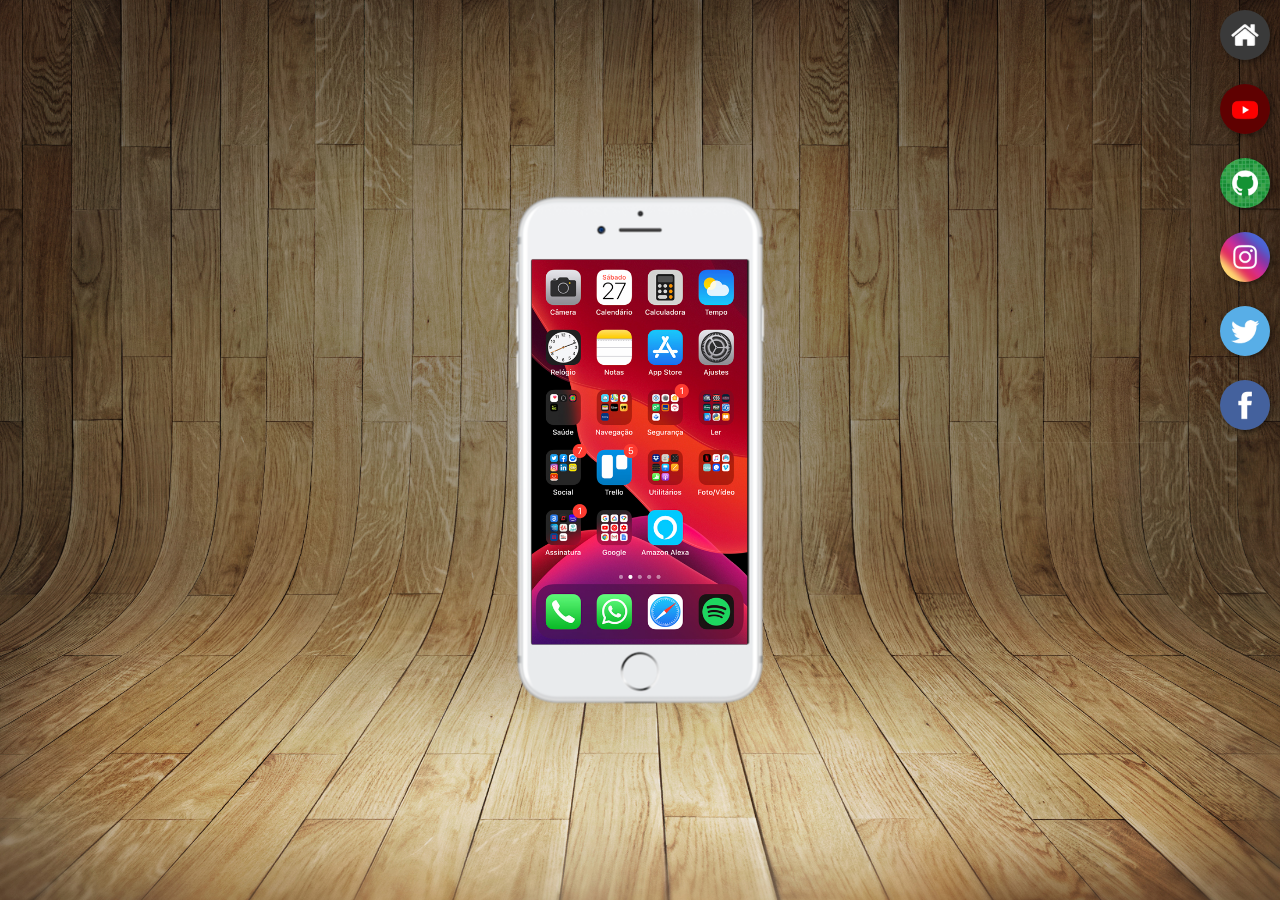
<file: index.html>
<!DOCTYPE html>
<html lang="pt-br">
<head>
    <meta charset="UTF-8">
    <meta name="viewport" content="width=device-width, initial-scale=1.0">
    <title>Projeto redes sociais</title>
    <link rel="shortcut icon" href="favicon.ico" type="image/x-icon">
    <link rel="stylesheet" href="estilos/style.css">
</head>
<body>
    <main>
        <section id="telefone">
            <iframe src="home.html" frameborder="0" name="tela" id="tela">
                Seu navegador não é compatível com isso
            </iframe>
        </section>

        <section id="redes-sociais">
            <a href="home.html" target="tela"><img src="imagens/logo-home.jpg" alt="Home"></a> <br>
            <a href="youtube.html" target="tela"><img src="imagens/logo-youtube.jpg" alt="YouTube"></a> <br>
            <a href="github.html" target="tela"><img src="imagens/logo-github.jpg" alt="GitHub"></a> <br>
            <a href="instagram.html" target="tela"><img src="imagens/logo-instagram.jpg" alt="Instagram"></a> <br>
            <a href="twitter.html" target="tela"><img src="imagens/logo-twitter.jpg" alt="twitter"></a> <br>
            <a href="facebook.html" target="tela"><img src="imagens/logo-facebook.jpg" alt="Facebook"></a>
        </section>
    </main>
</body>
</html>
</file>
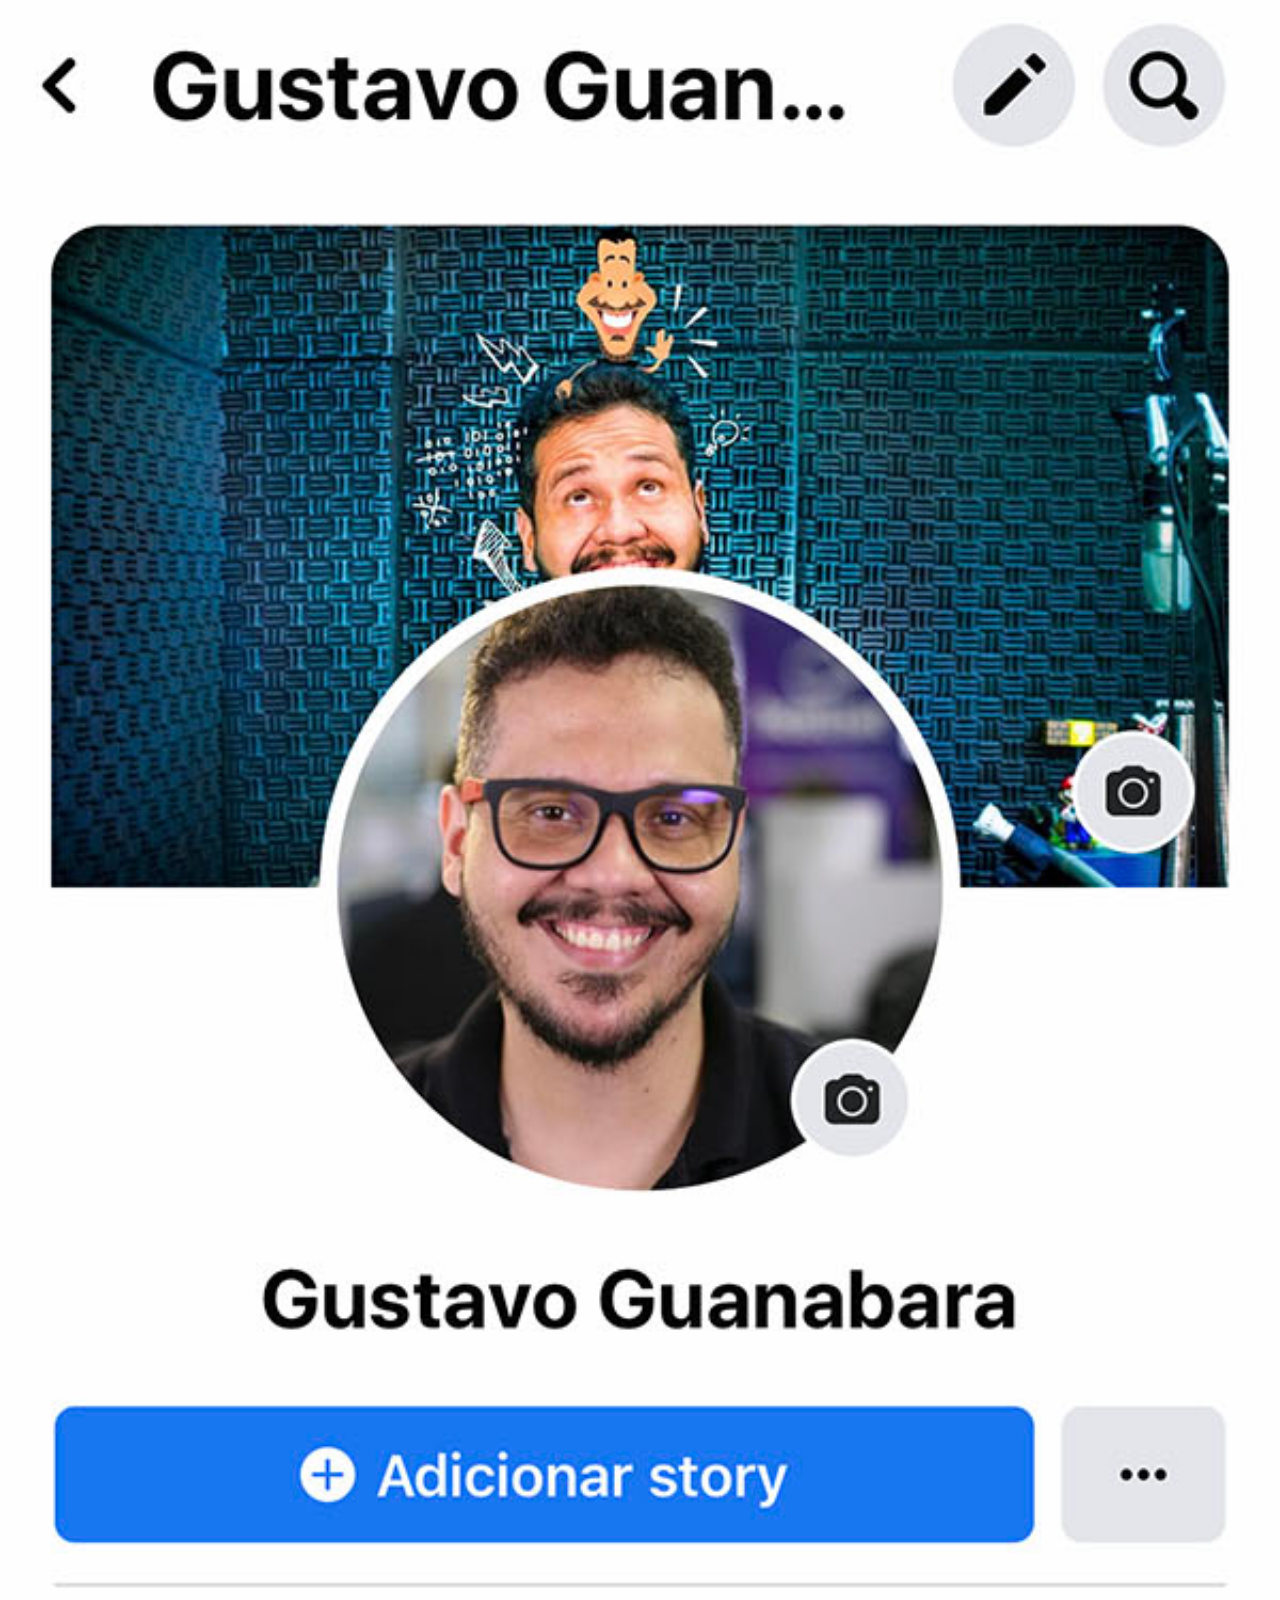
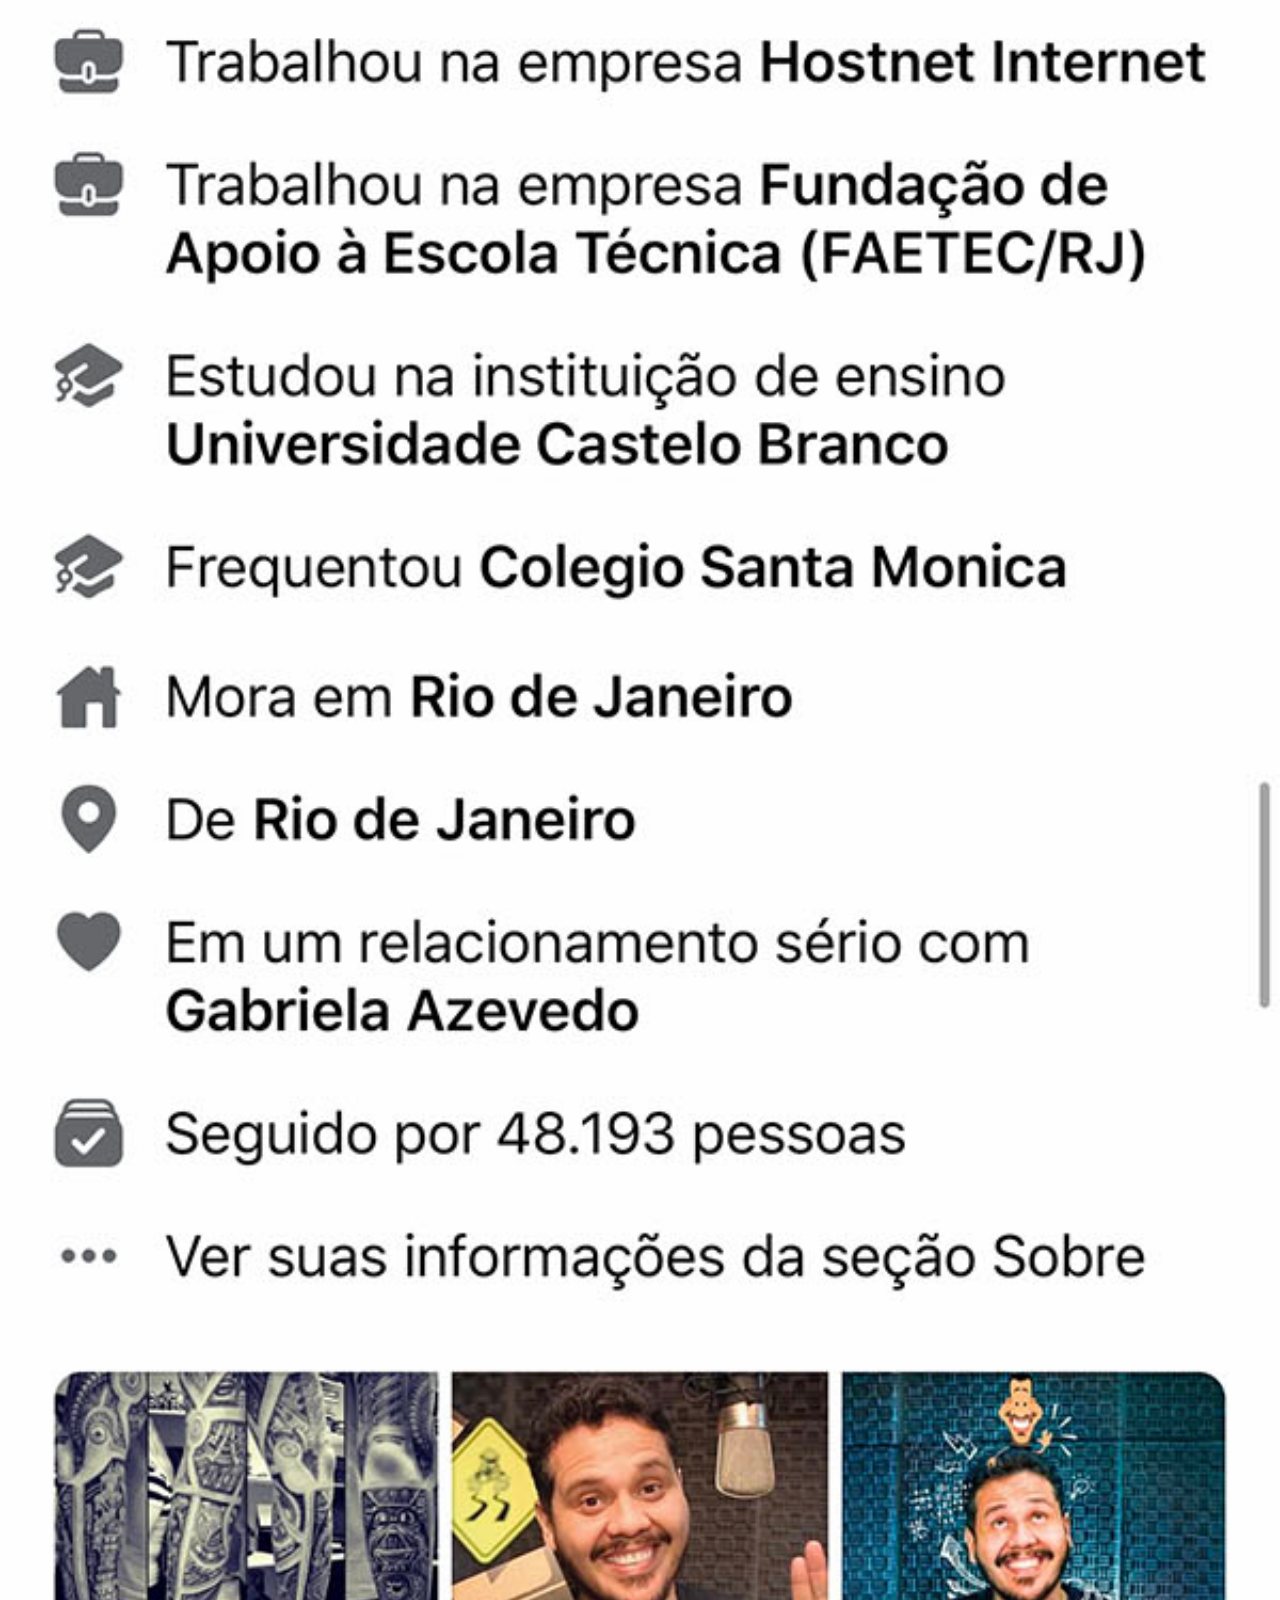
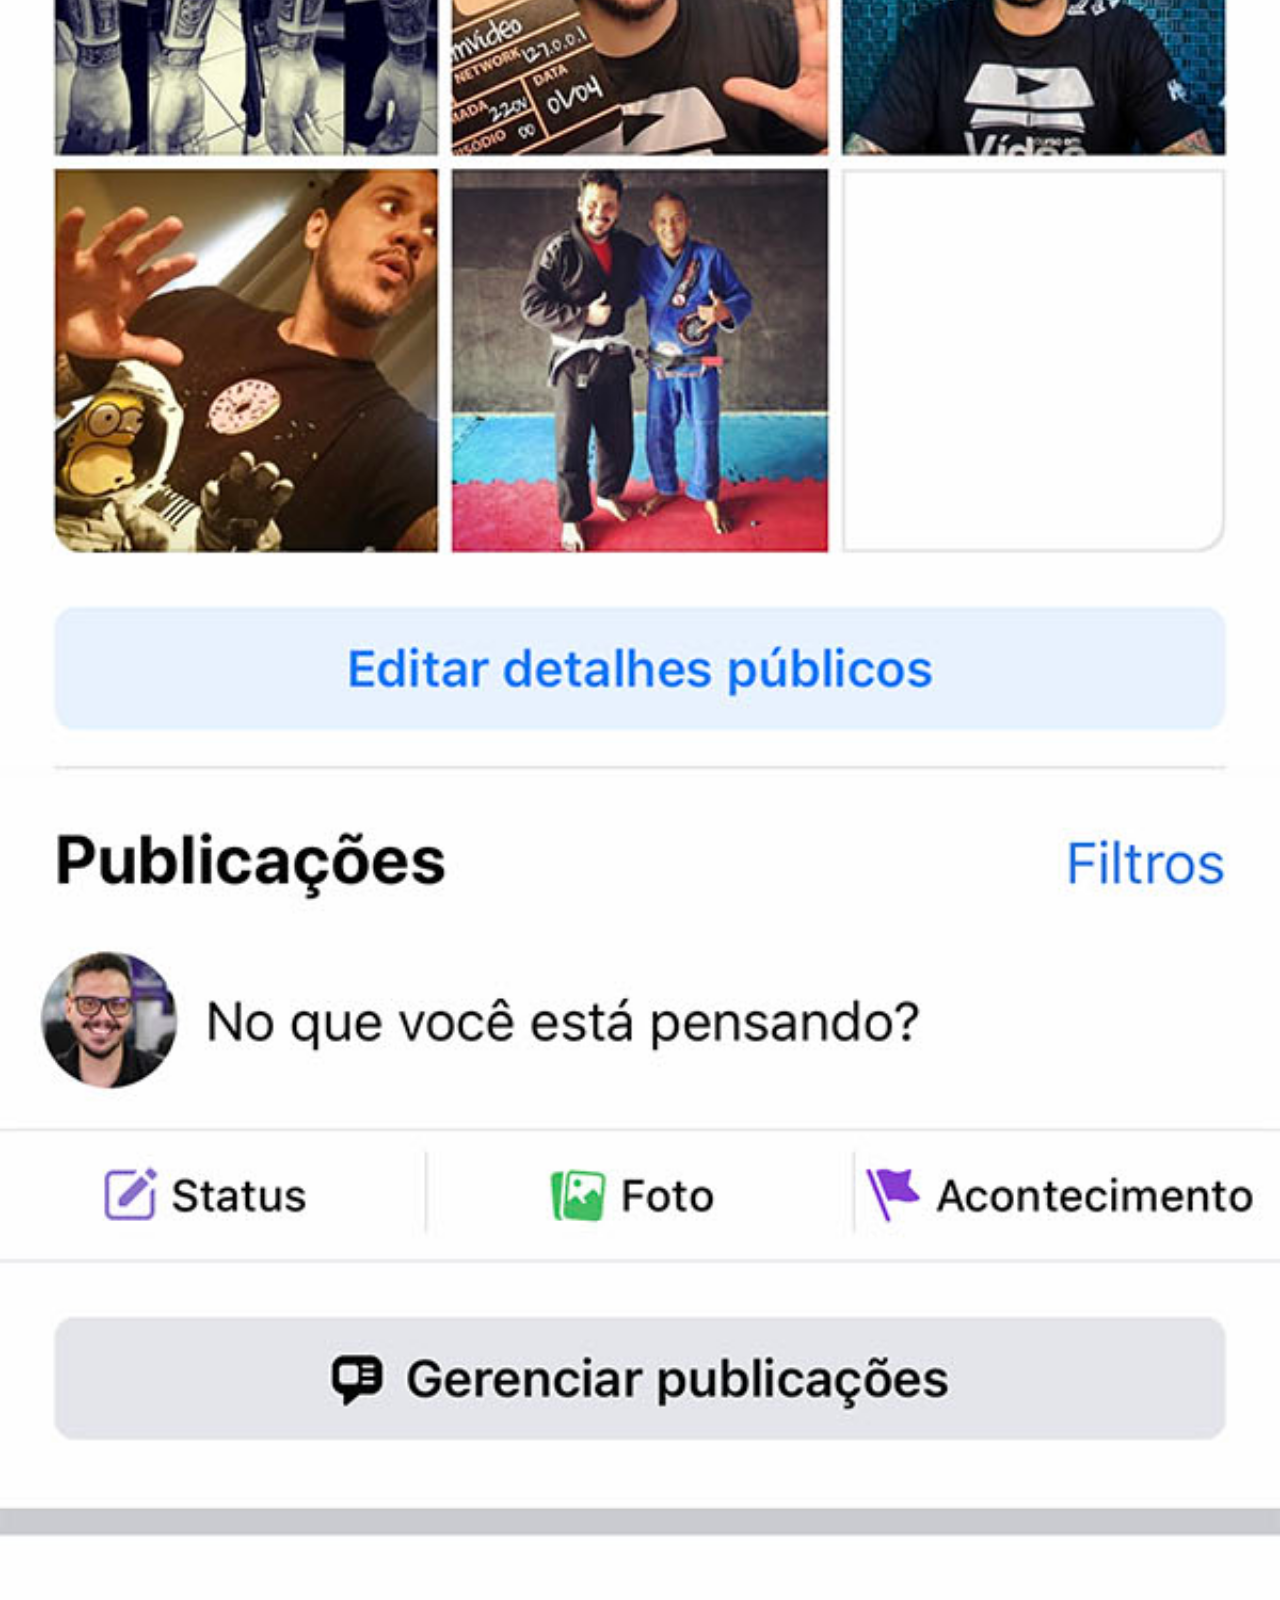
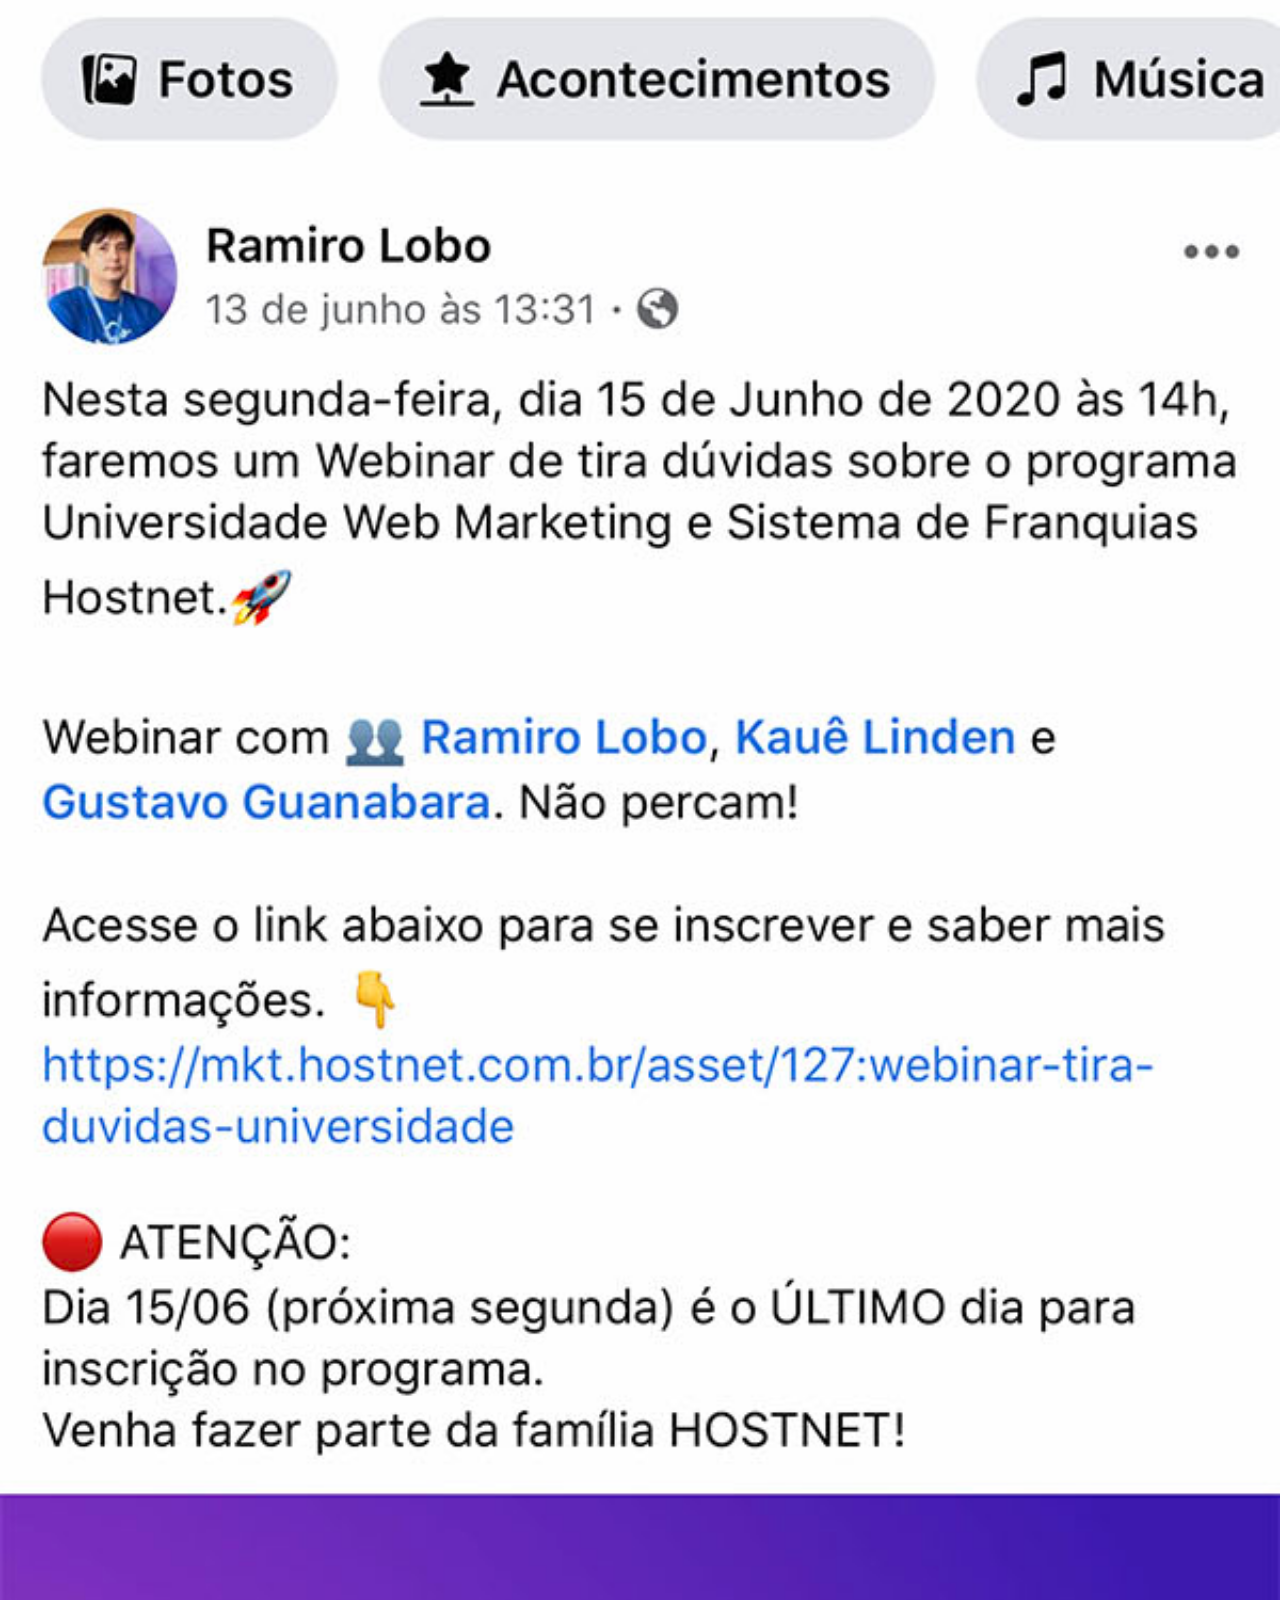
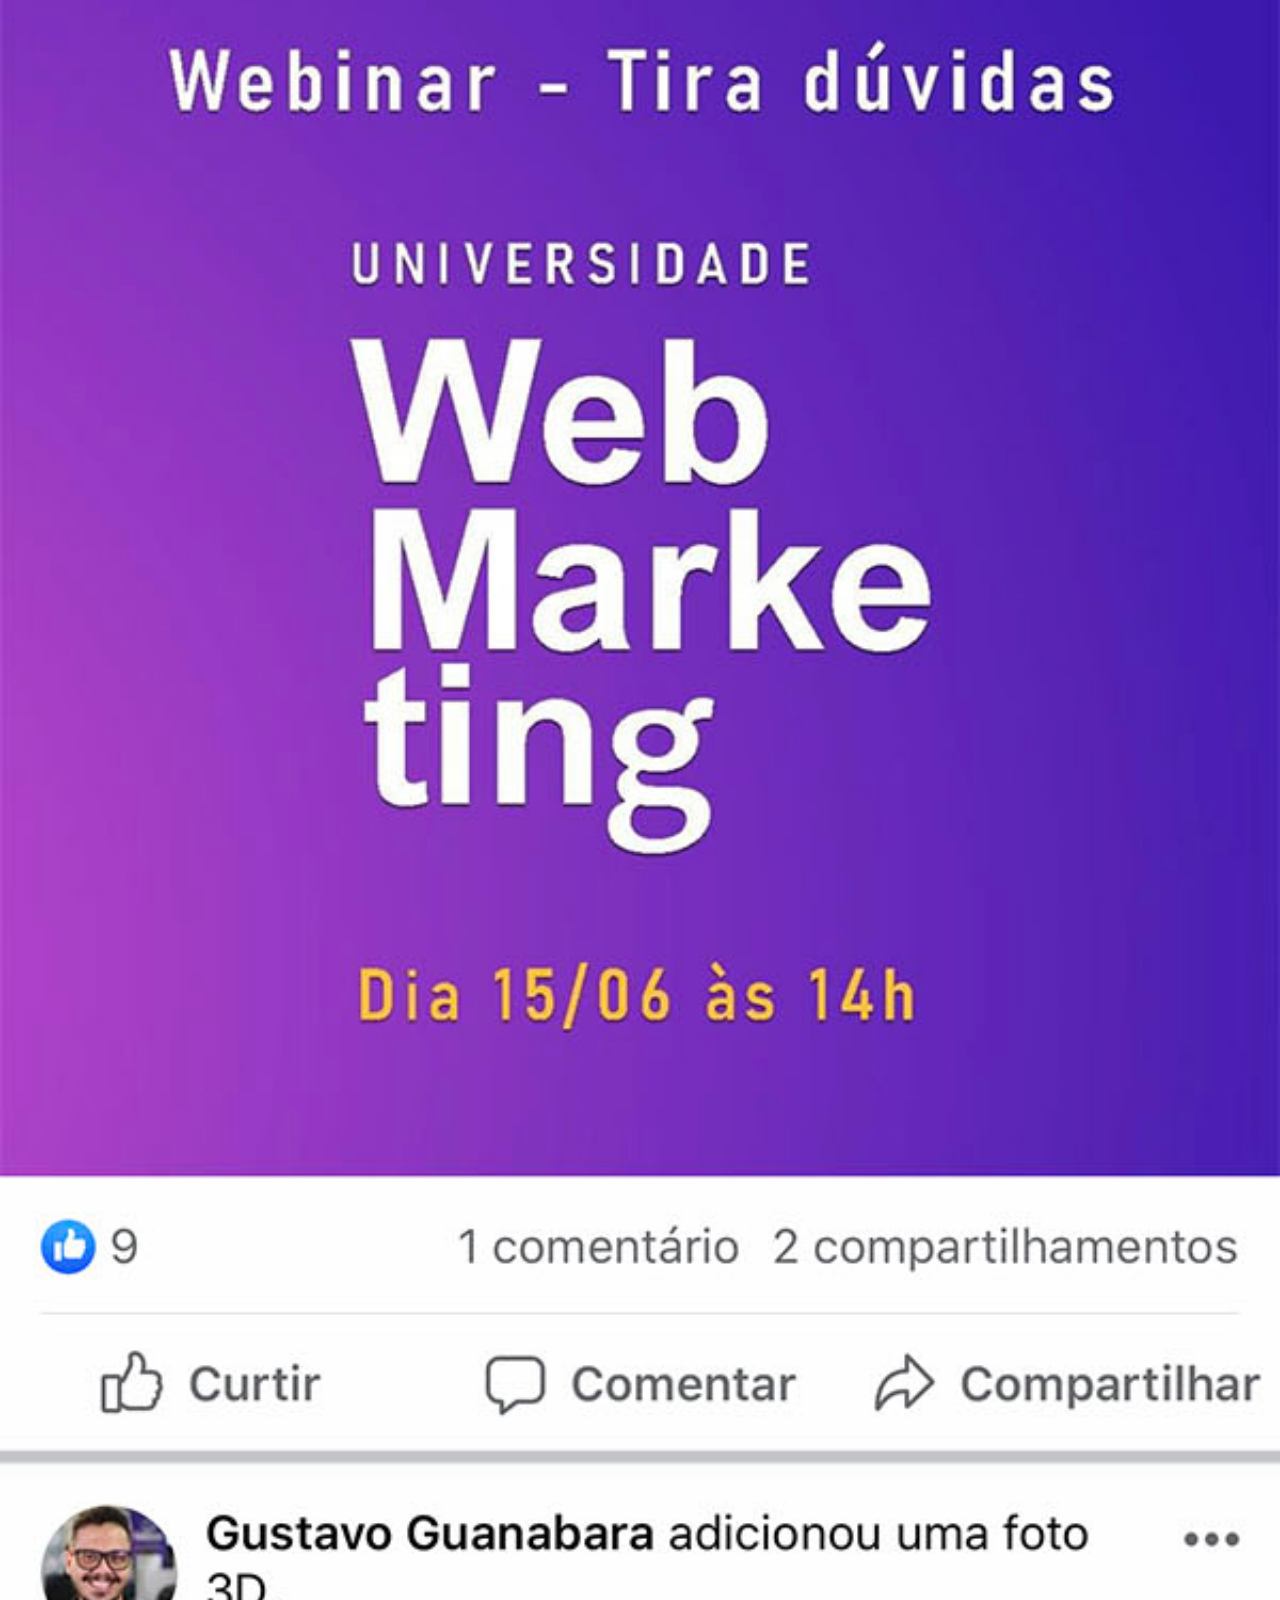
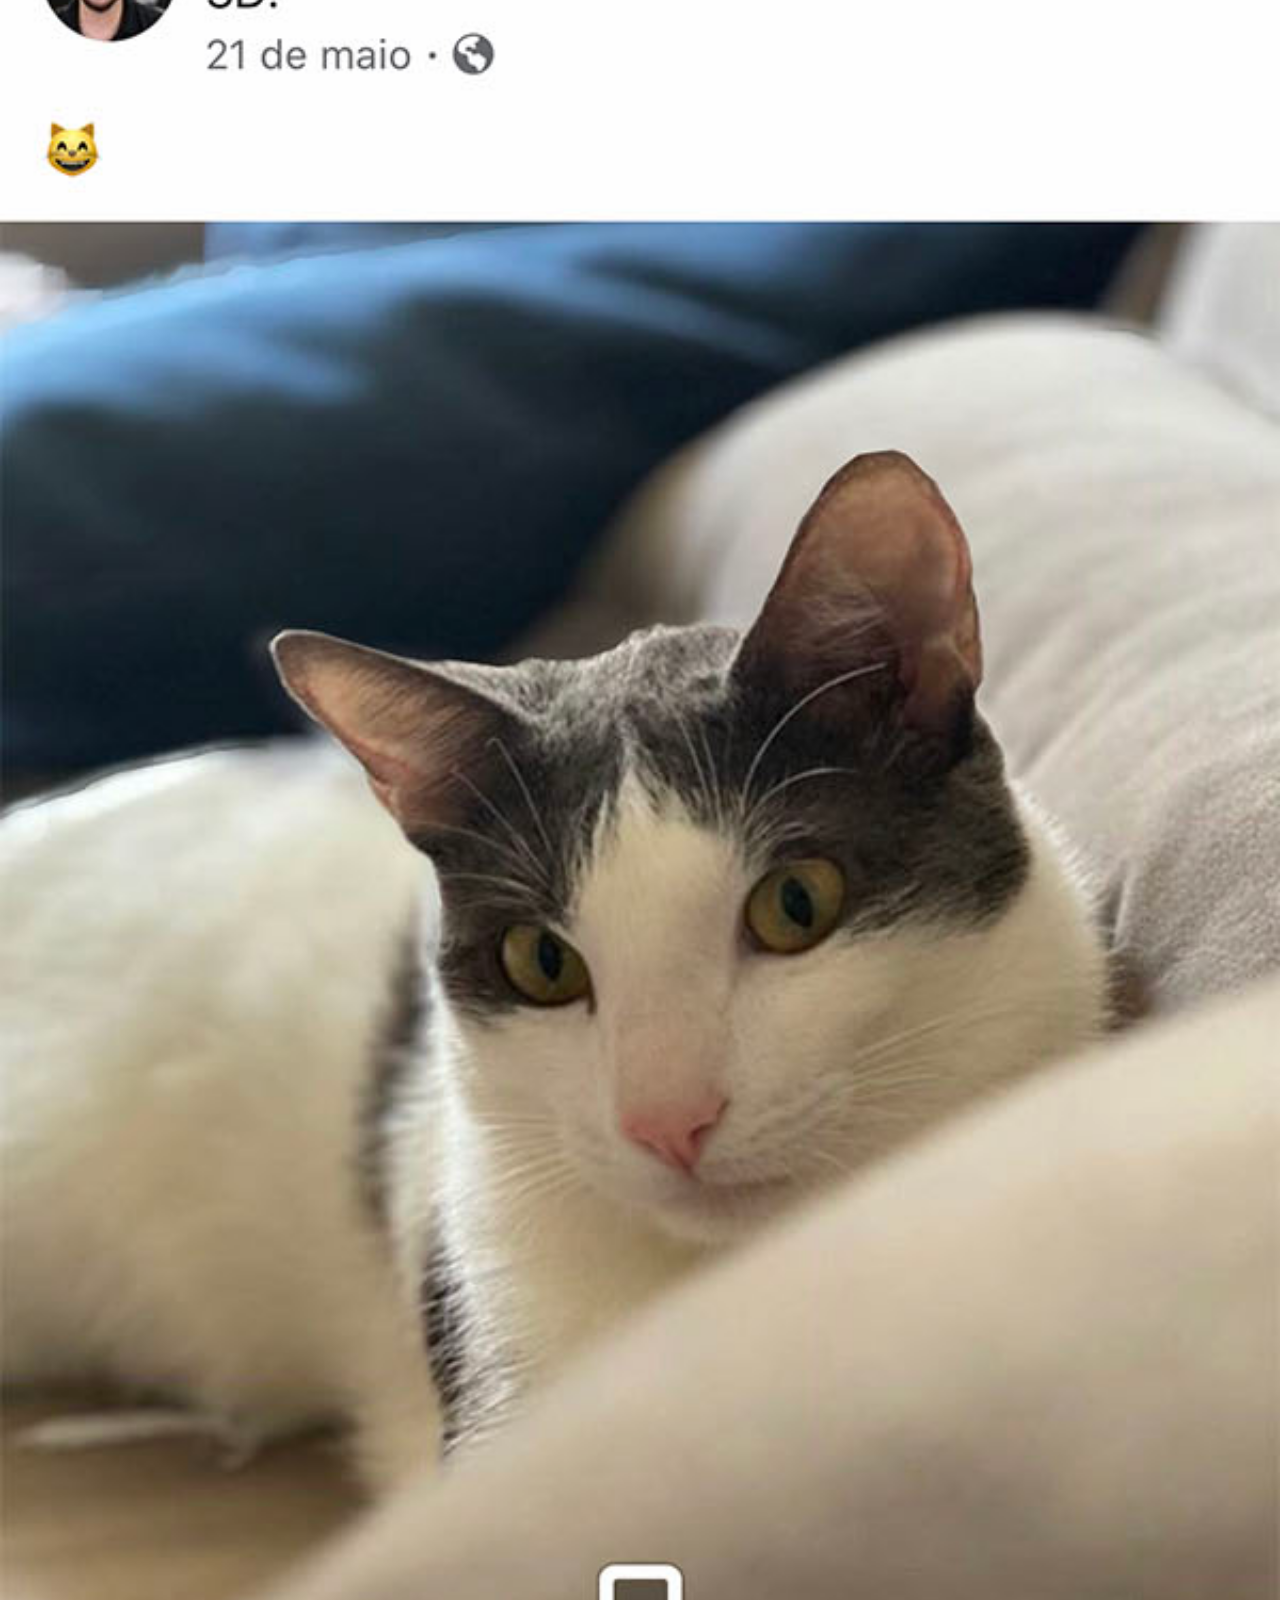
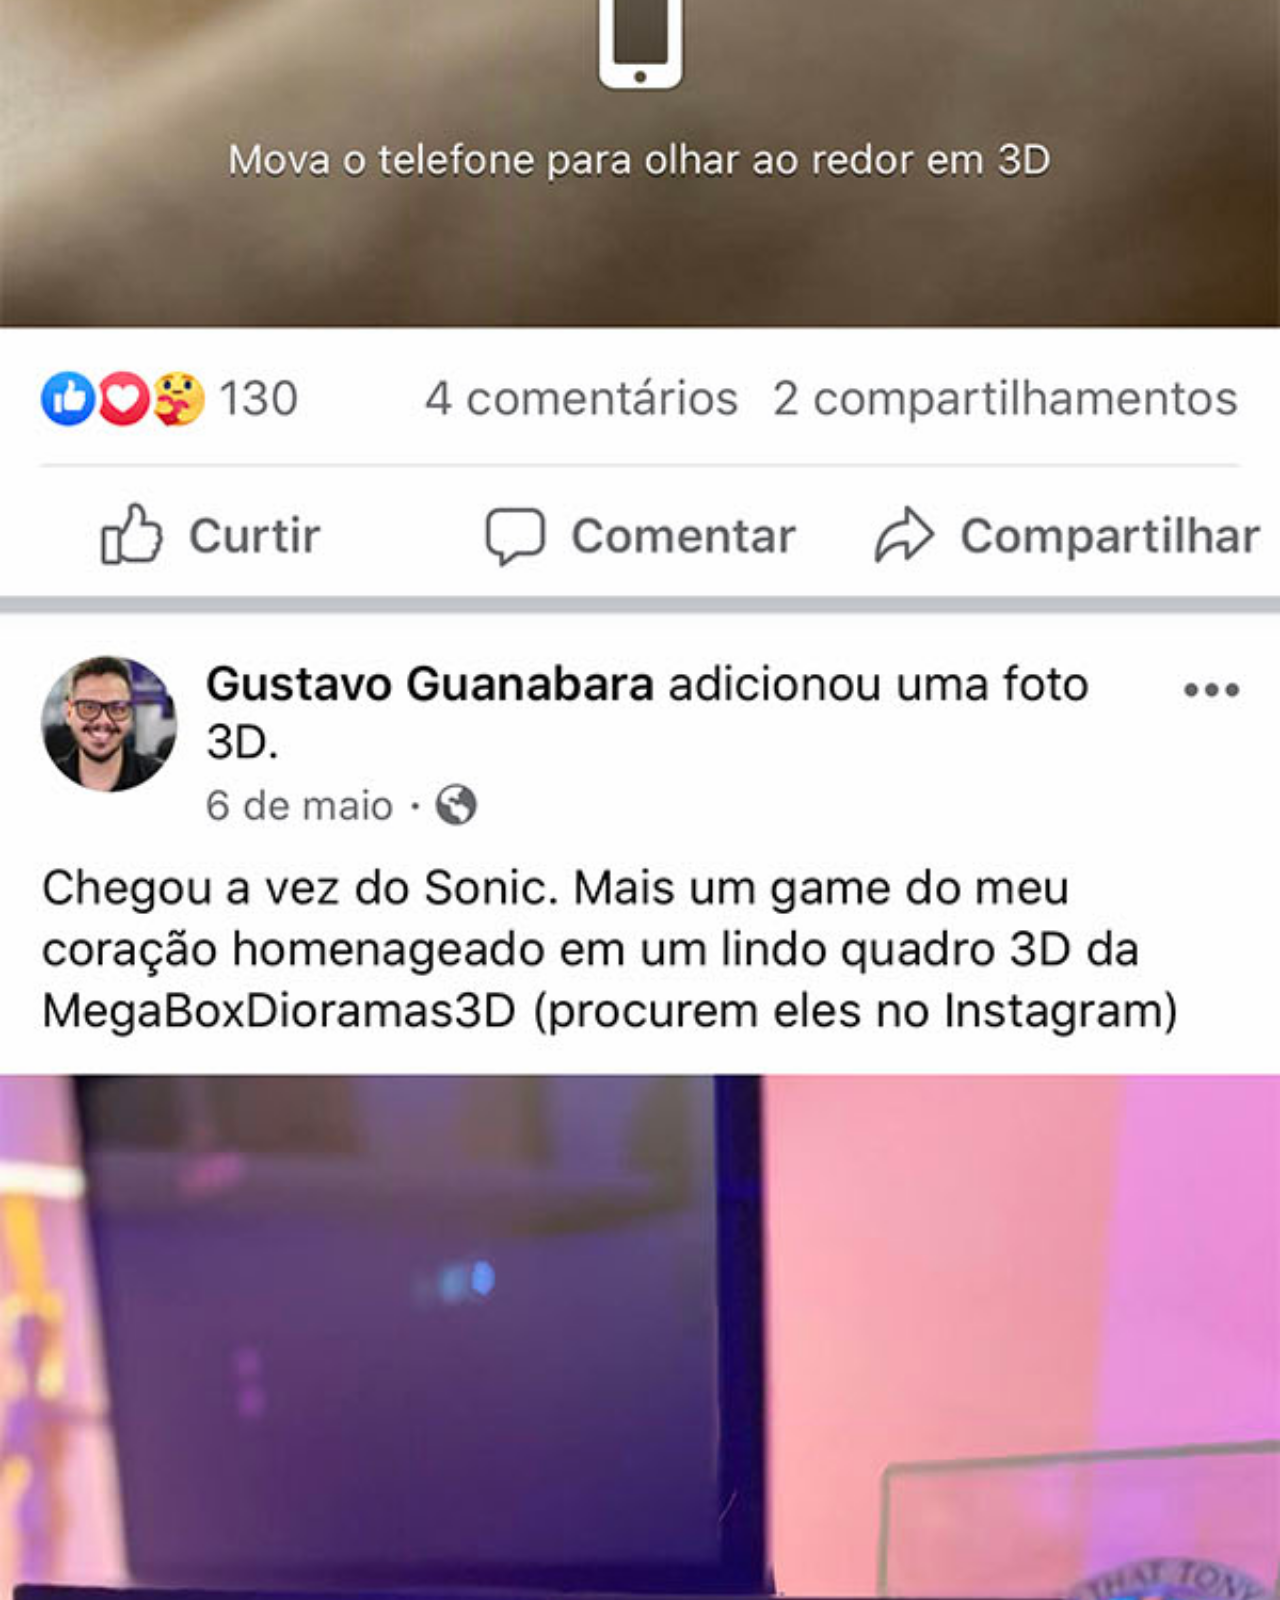
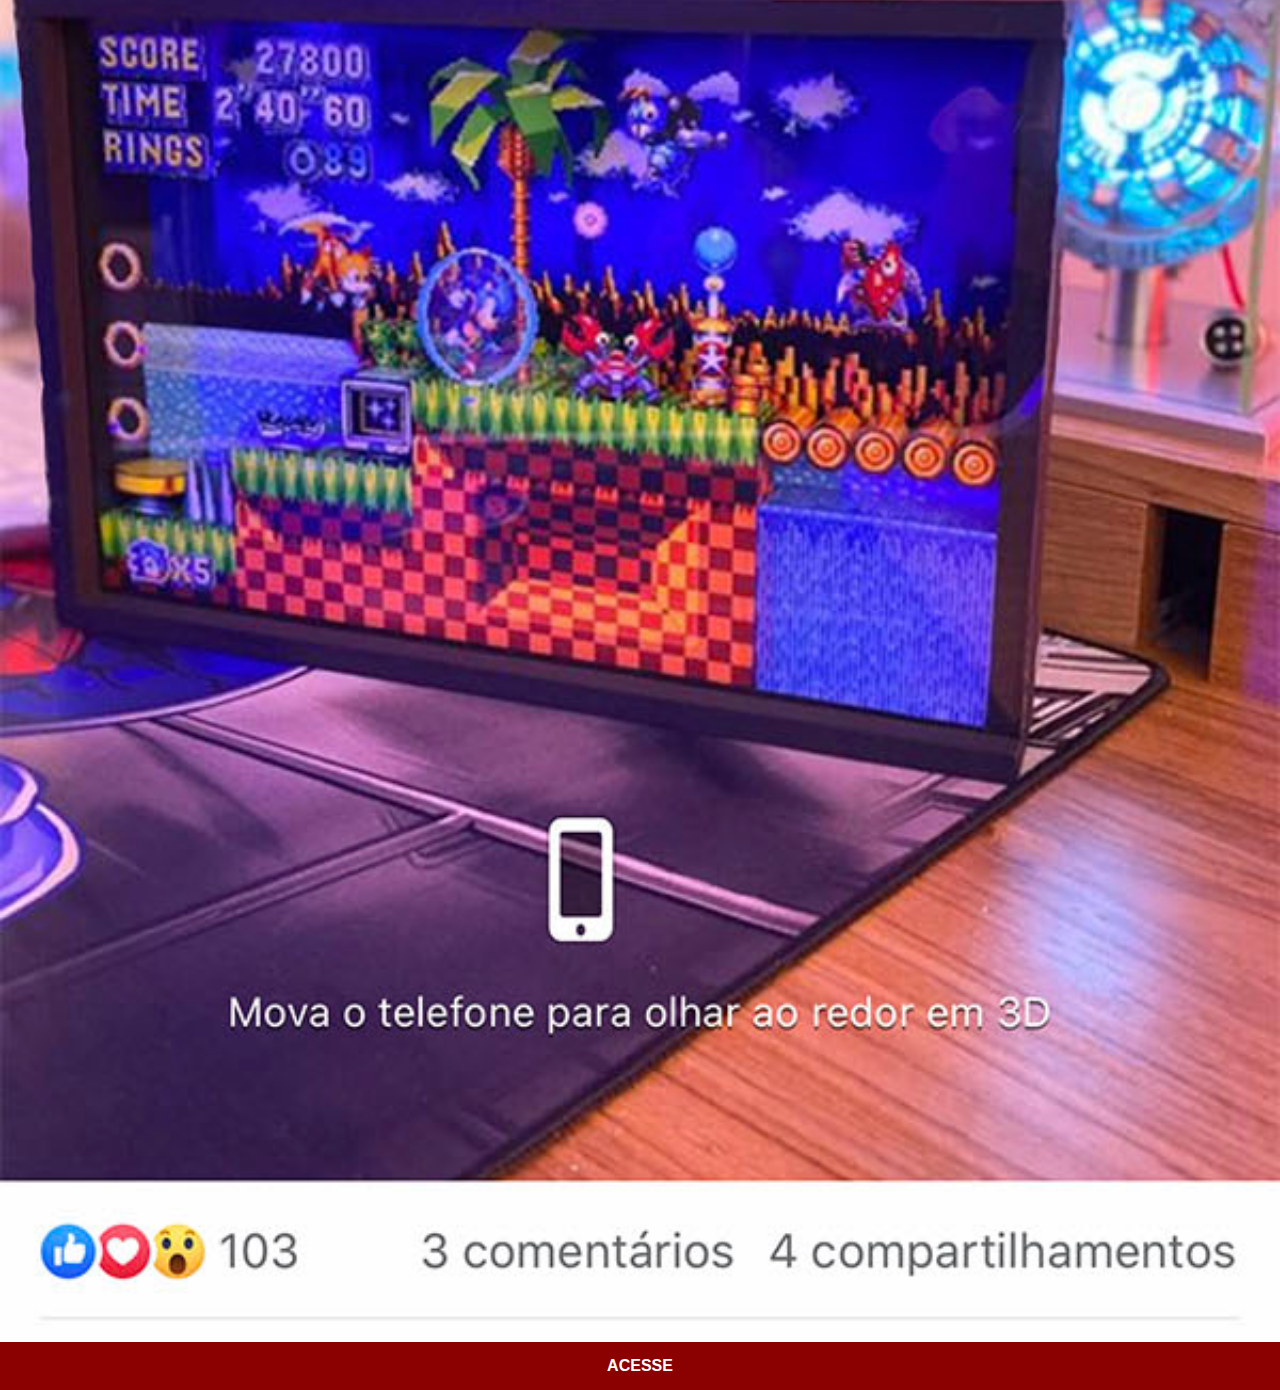
<file: facebook.html>
<!DOCTYPE html>
<html lang="pt-br">
<head>
    <meta charset="UTF-8">
    <meta name="viewport" content="width=device-width, initial-scale=1.0">
    <title>Facebook</title>
    <link rel="stylesheet" href="estilos/social.css">
</head>
<body>
    <img src="imagens/tela-facebook.jpg">
    <a href="https://www.facebook.com/gustavoguanabara/?locale=pt_BR" target="_blank">ACESSE</a>
</body>
</html>
</file>
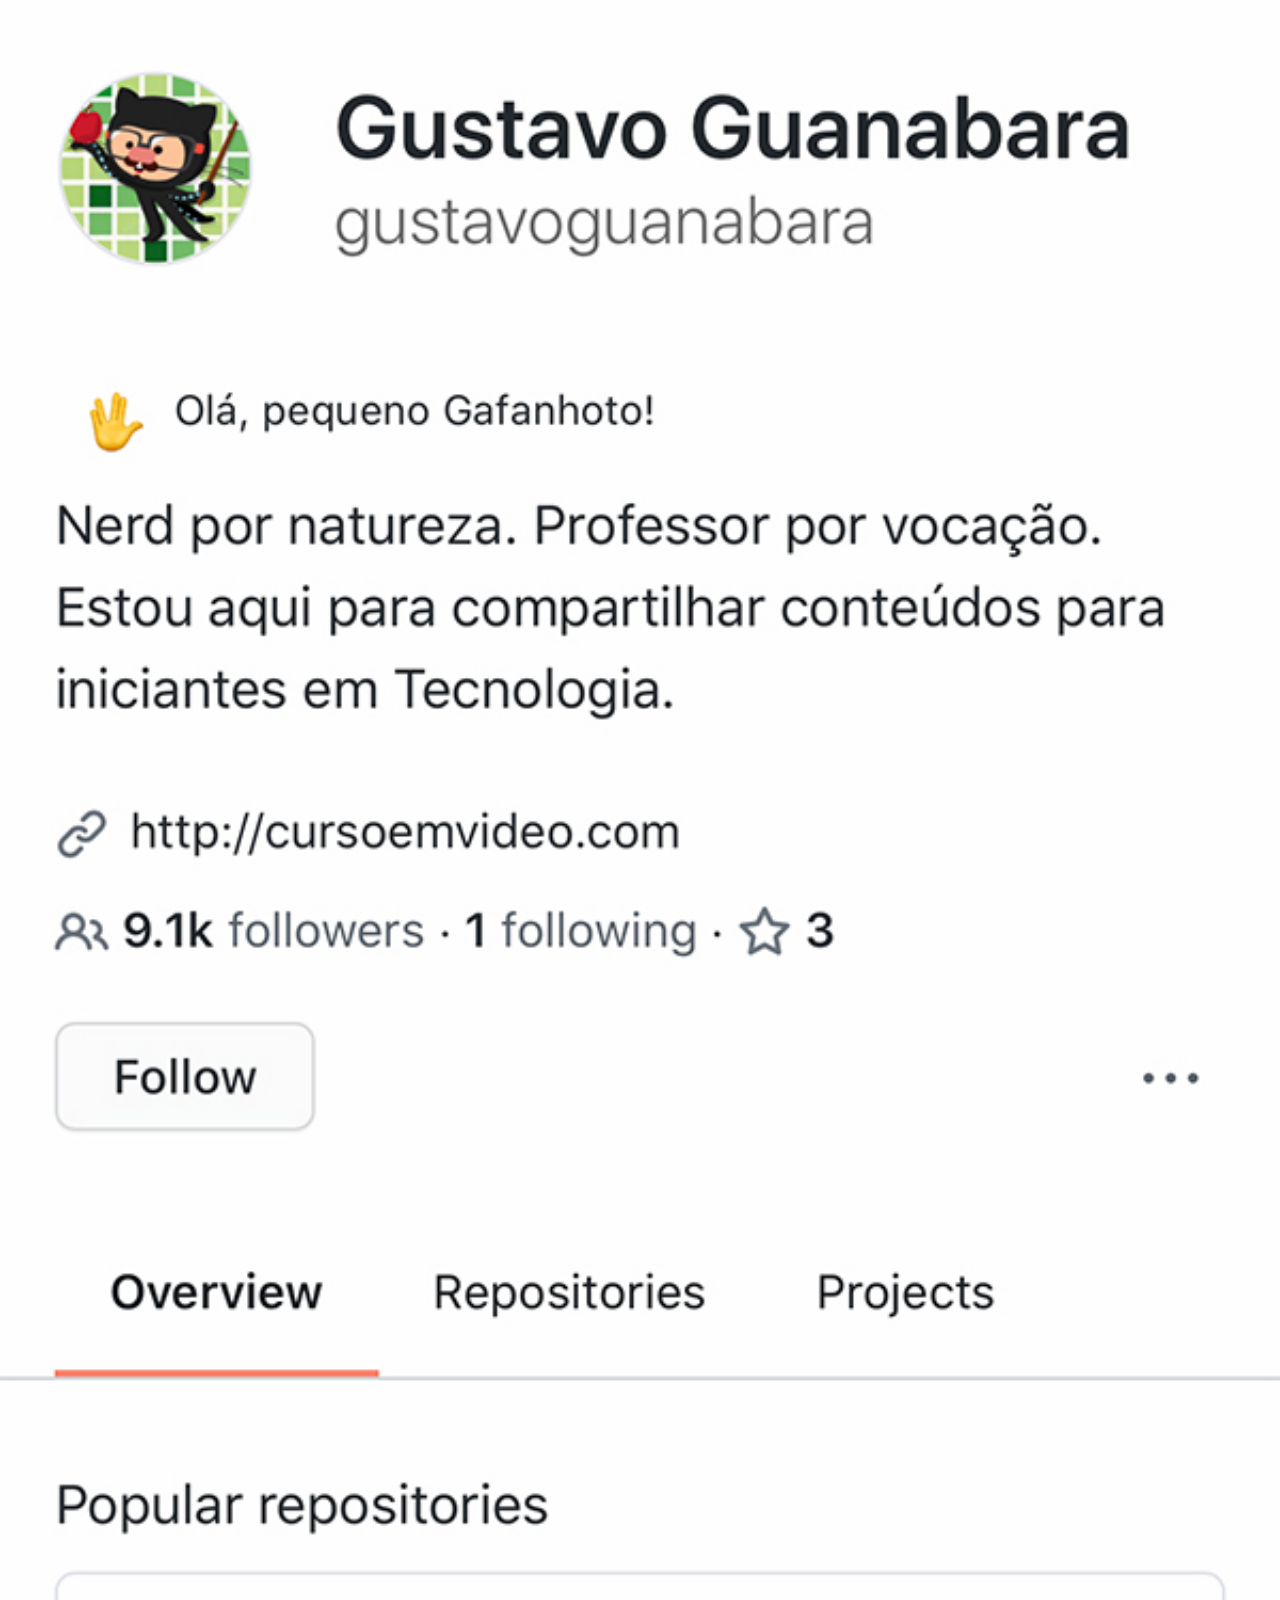
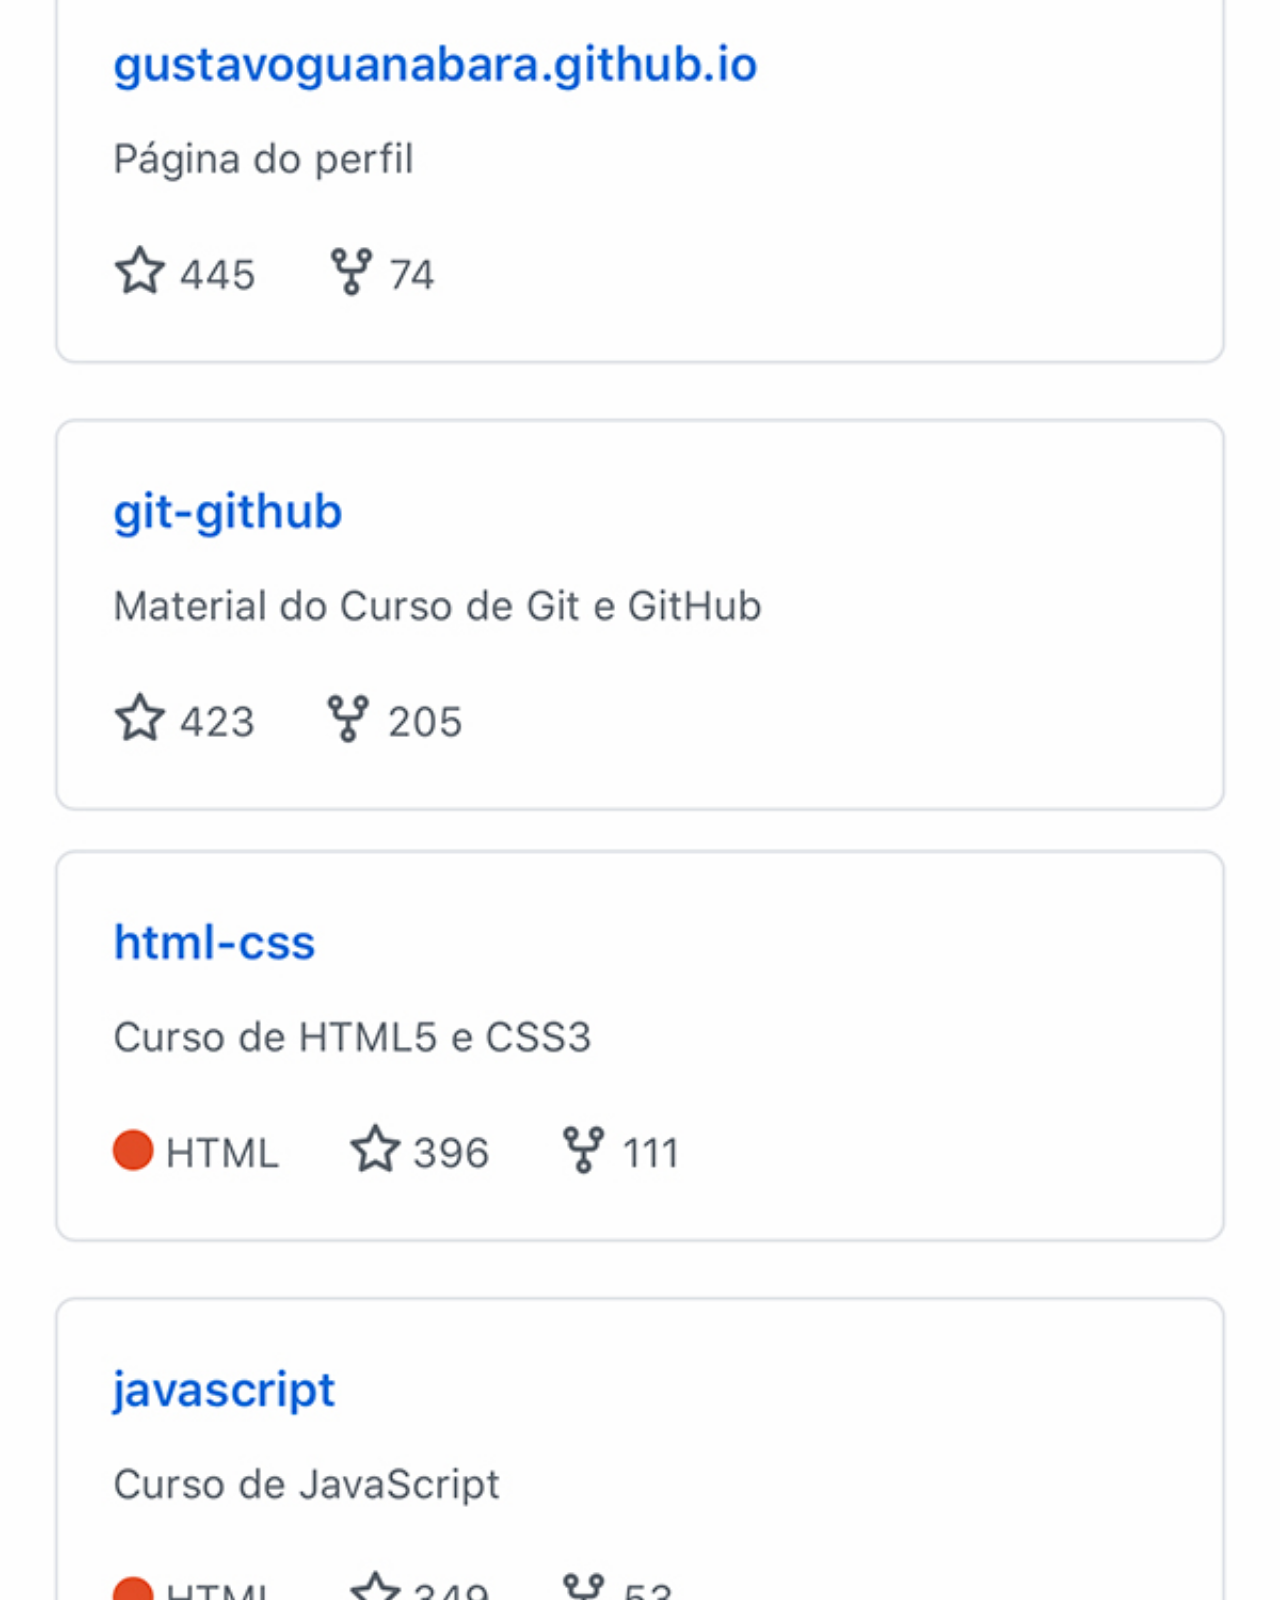
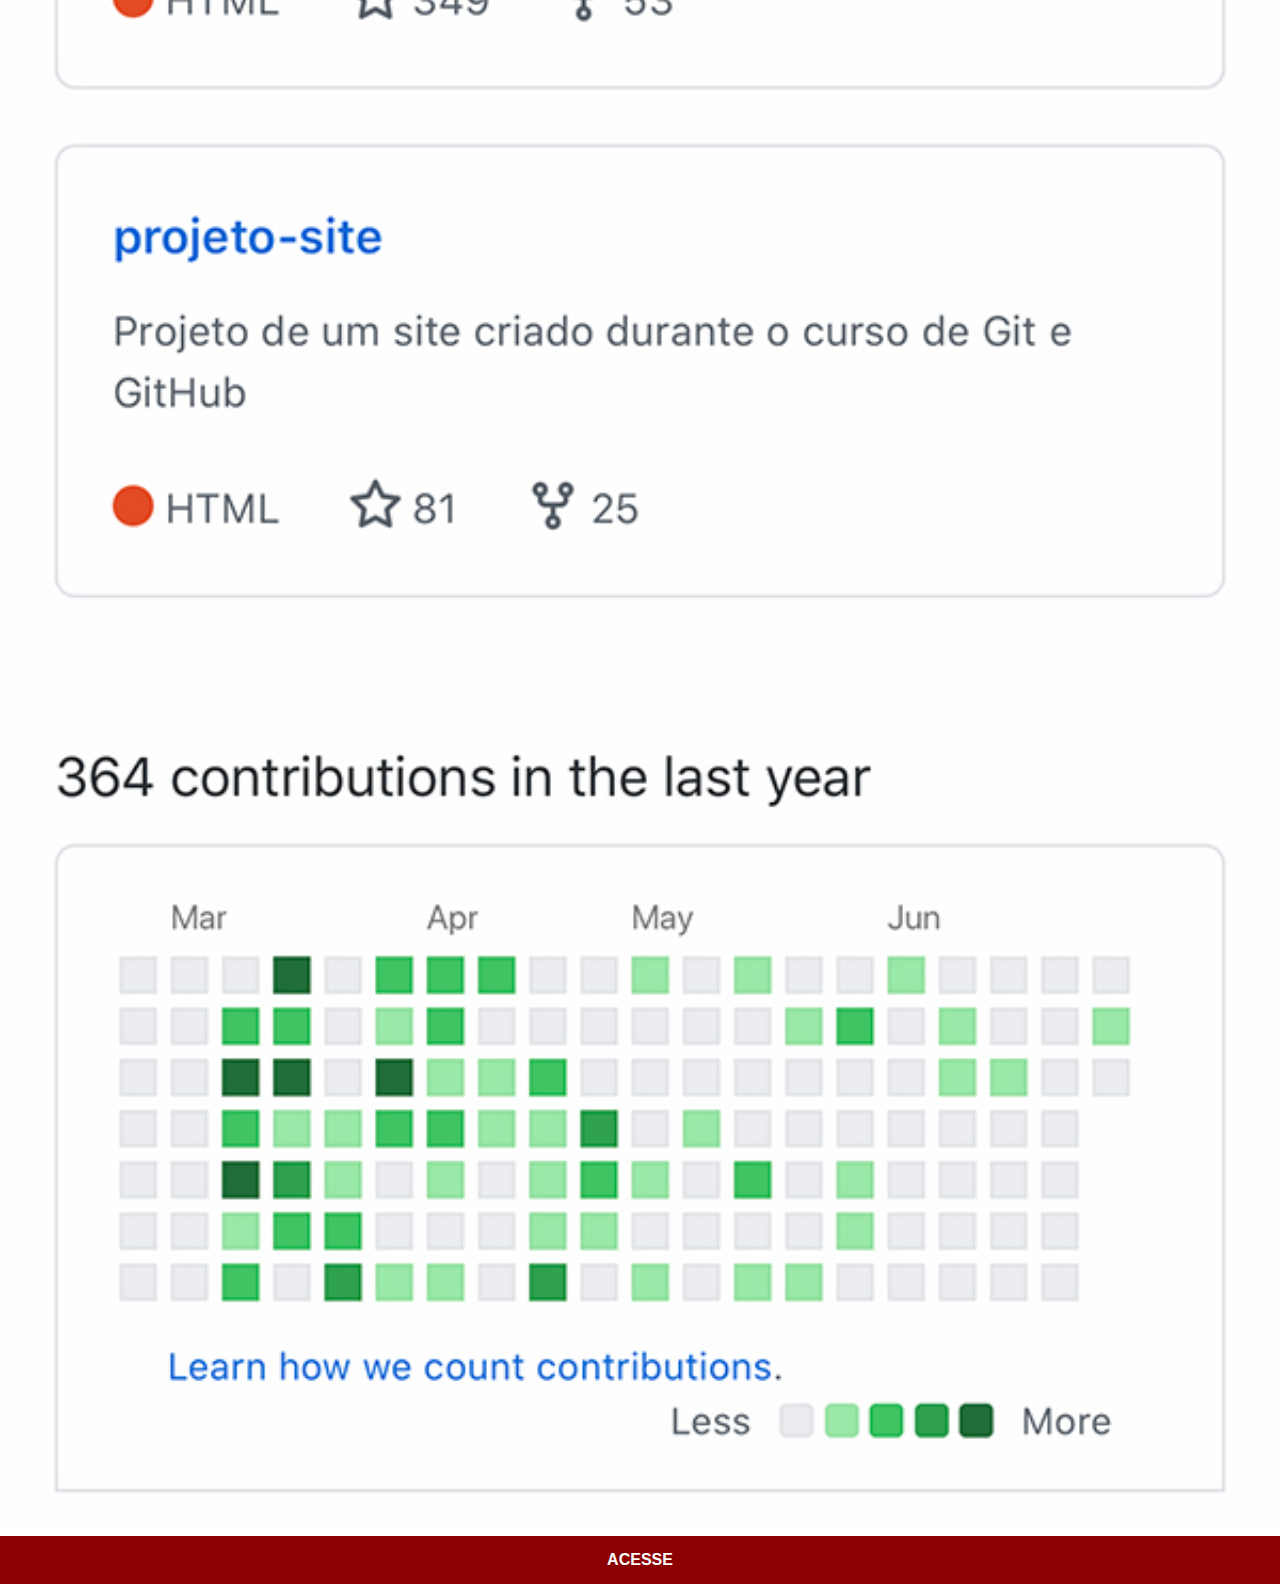
<file: github.html>
<!DOCTYPE html>
<html lang="pt-br">
<head>
    <meta charset="UTF-8">
    <meta name="viewport" content="width=device-width, initial-scale=1.0">
    <title>GitHub</title>
    <link rel="stylesheet" href="estilos/social.css">
</head>
<body>
    <img src="imagens/tela-github.jpg" alt="GitHub">
    <a href="https://github.com/viniciusjuste" target="_blank">ACESSE</a>
</body>
</html>
</file>
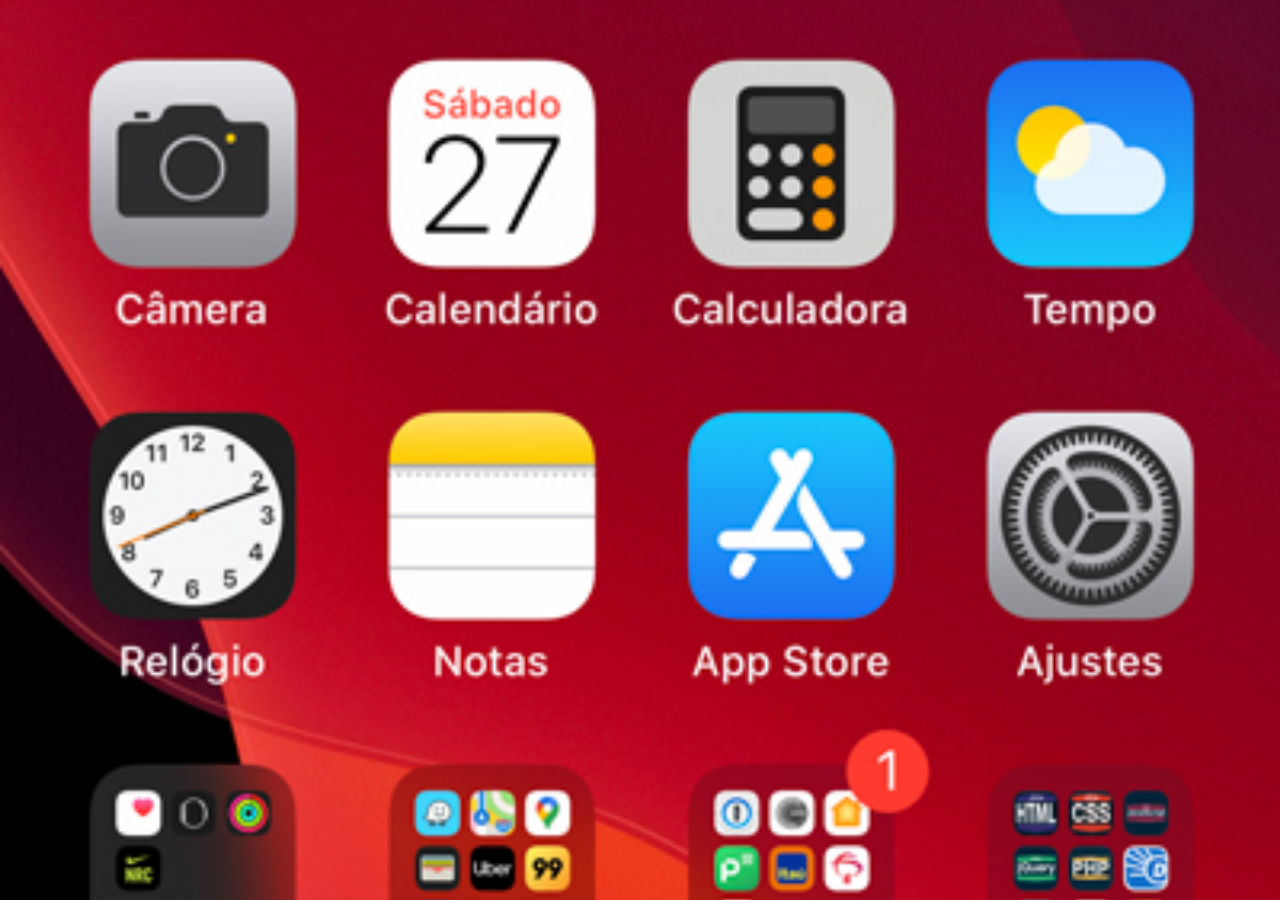
<file: home.html>
<!DOCTYPE html>
<html lang="pr-br">
<head>
    <meta charset="UTF-8">
    <meta name="viewport" content="width=device-width, initial-scale=1.0">
    <title>Home</title>
    <style>
        * {
            margin: 0px;
            padding: 0px;
        }

        body {
            width: 100vw;
            height: 100vh;
            background: black url('imagens/tela-home.jpg') no-repeat top center;
            background-size: cover;
        }
    </style>
</head>
<body>
    
</body>
</html>
</file>
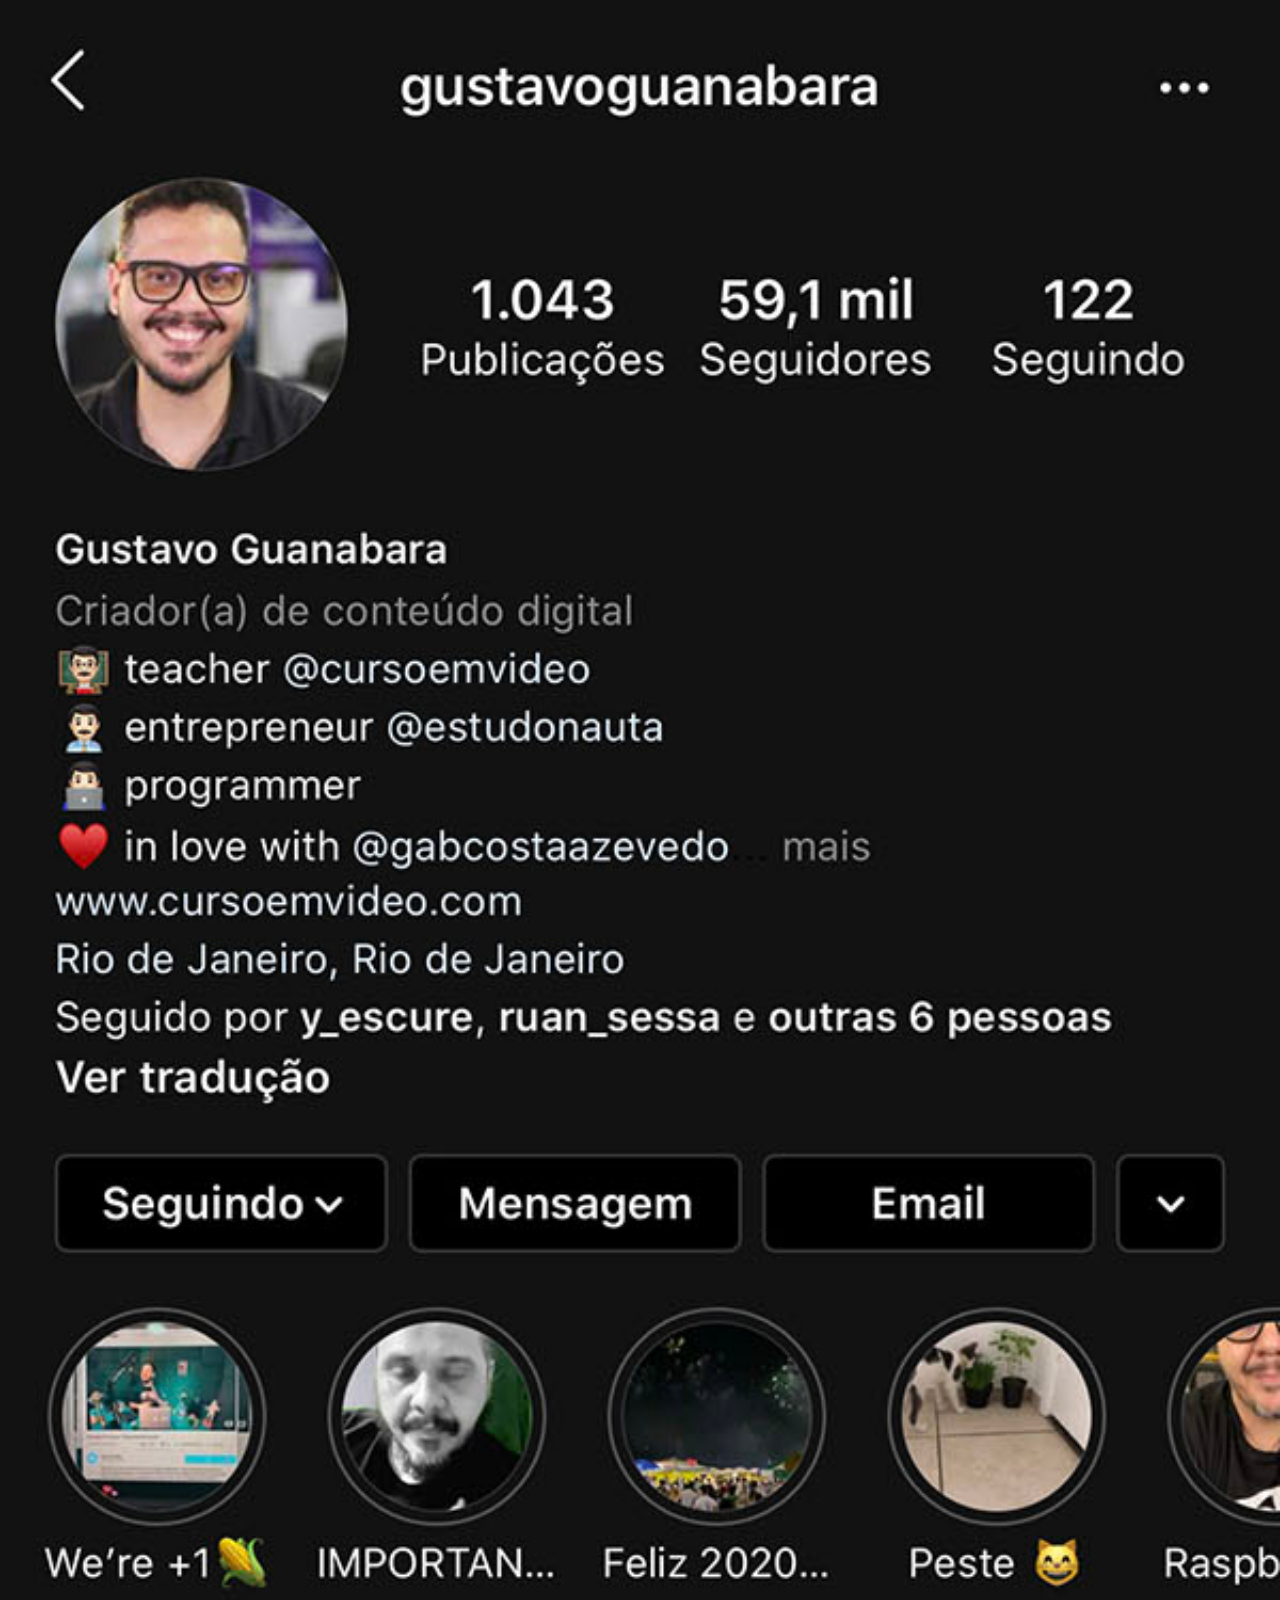
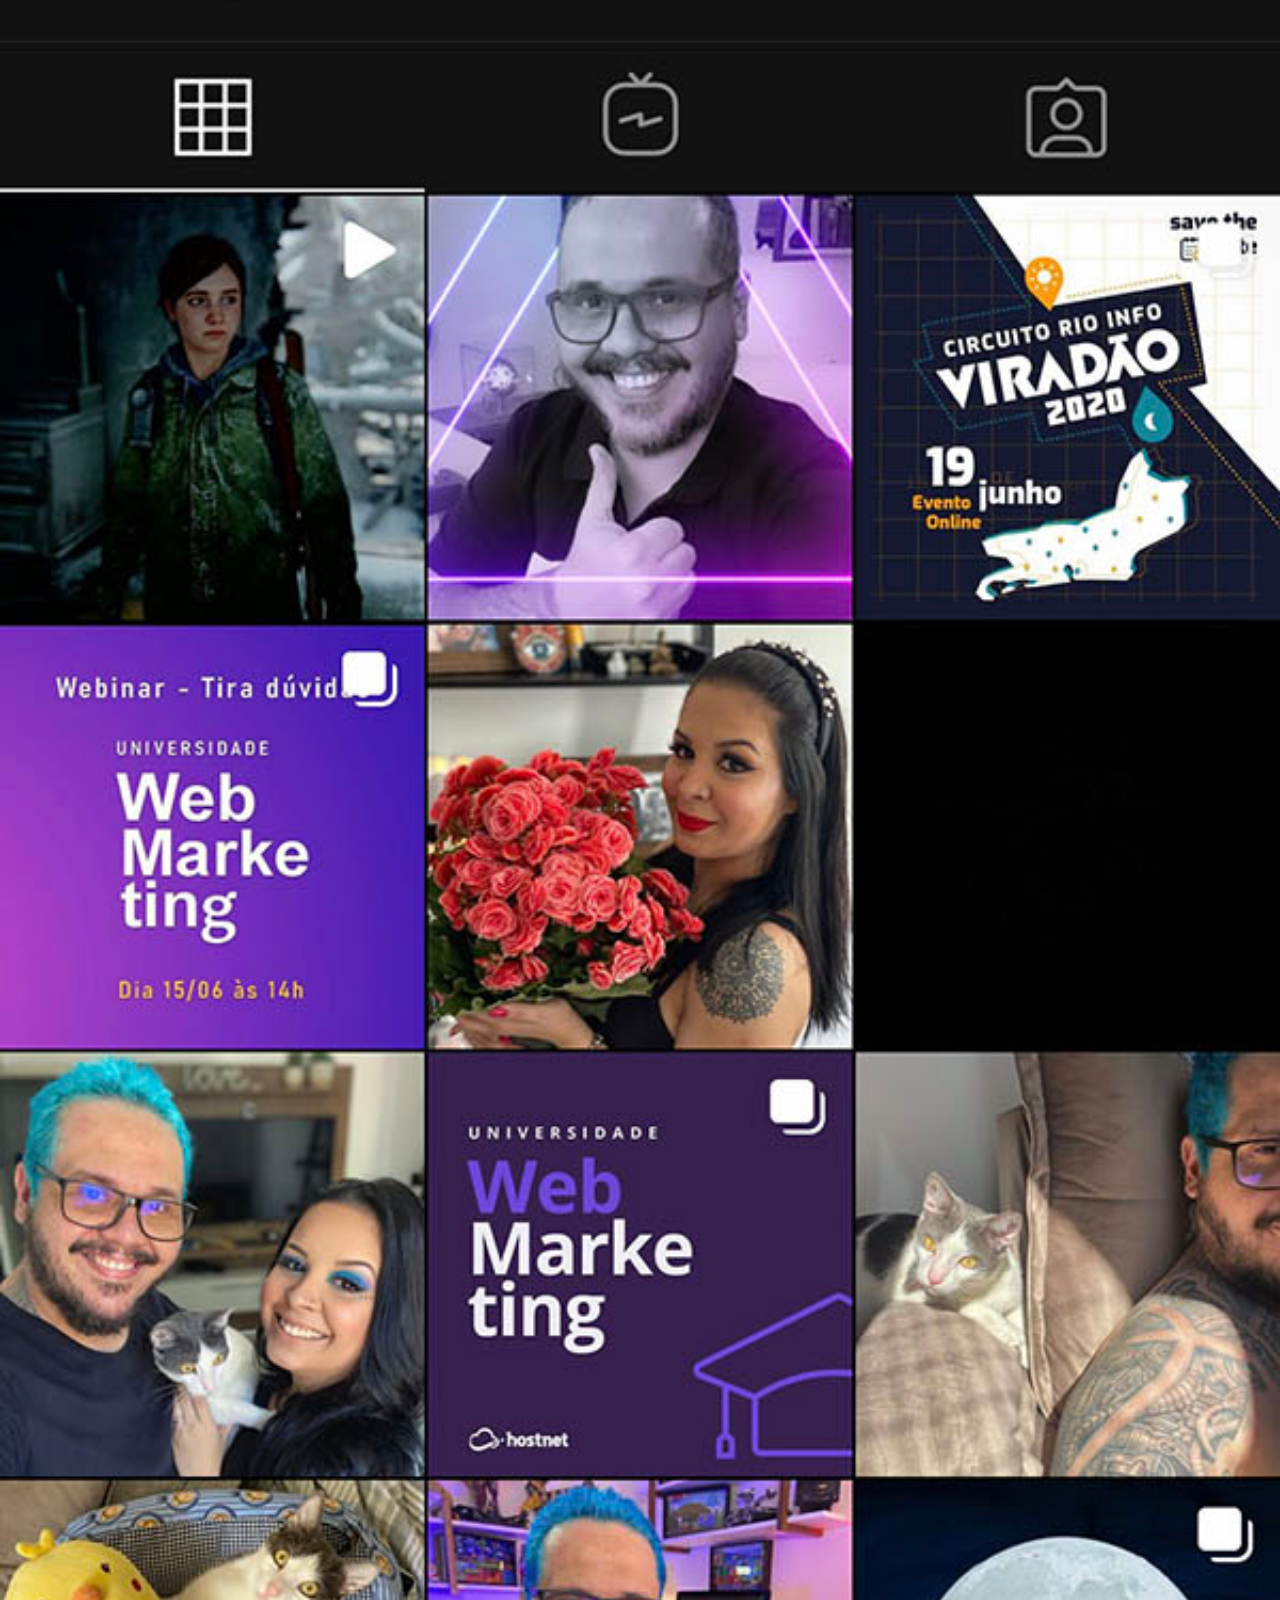
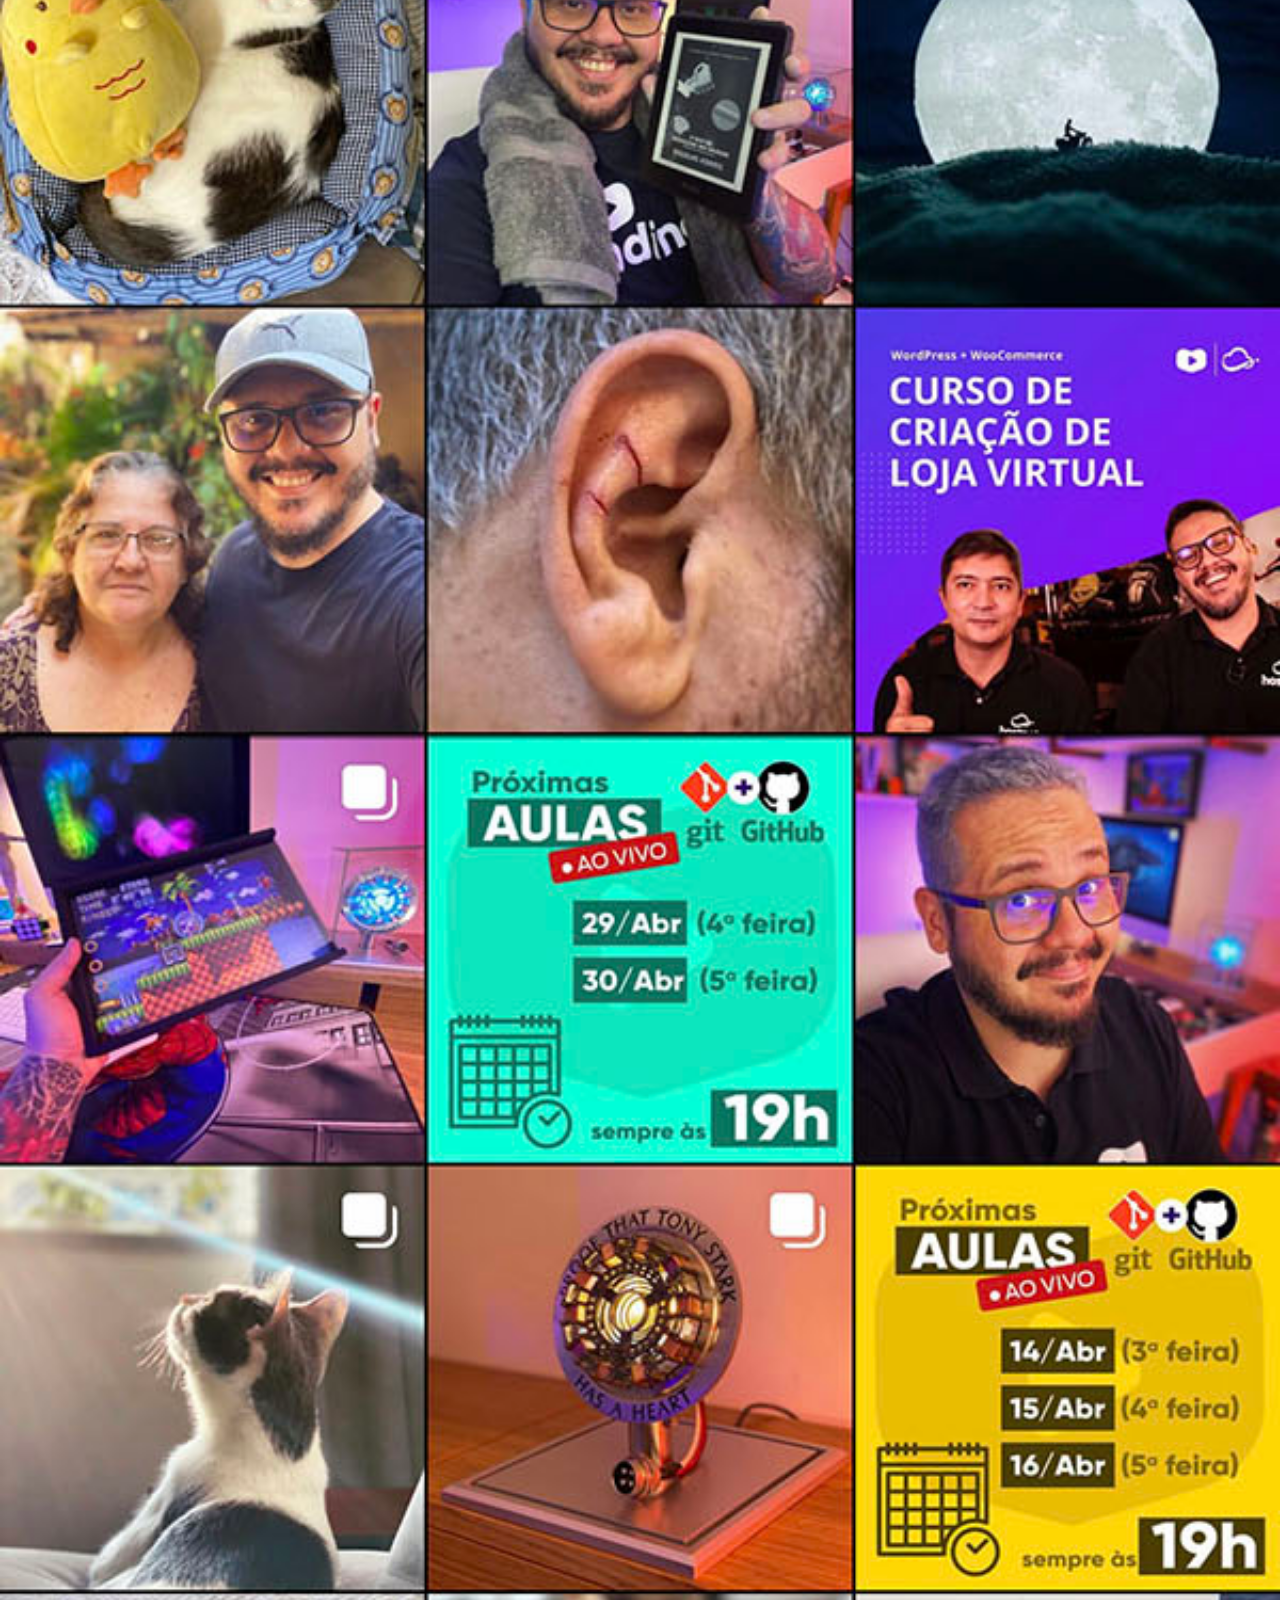
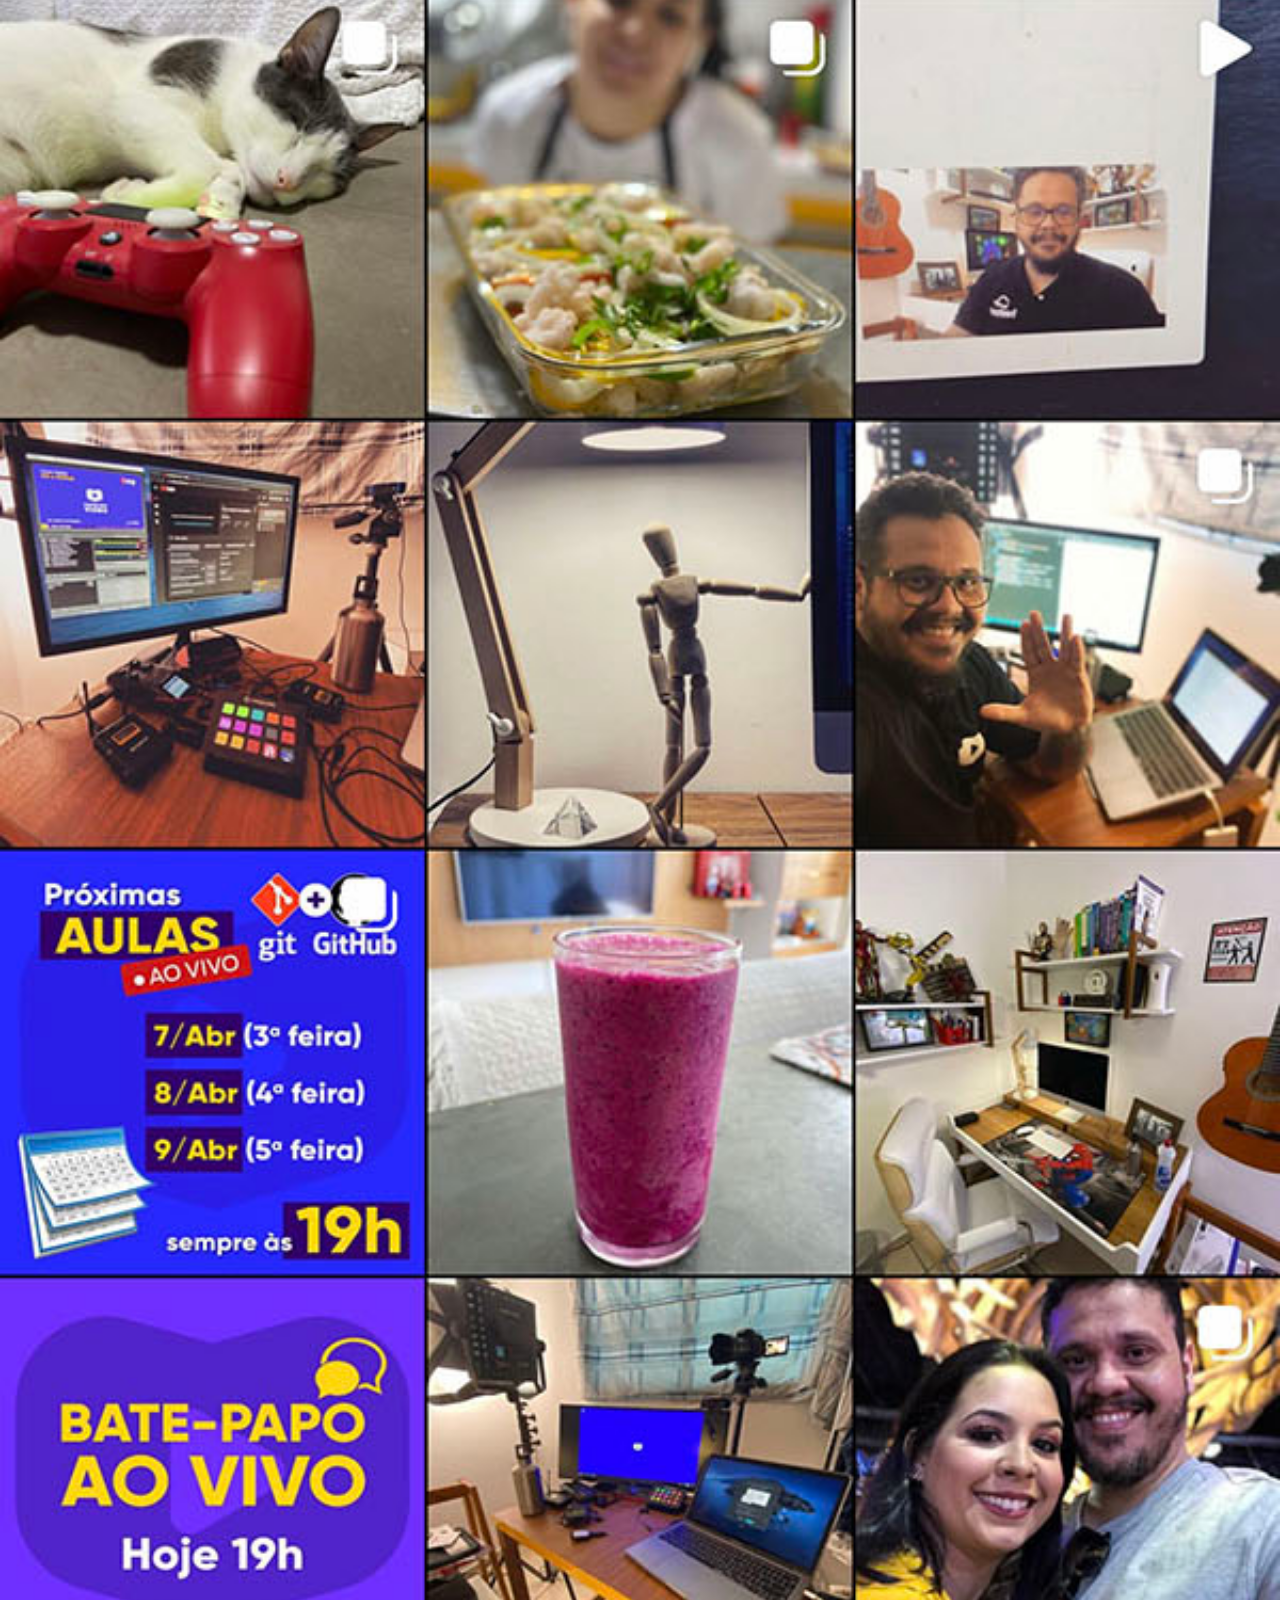
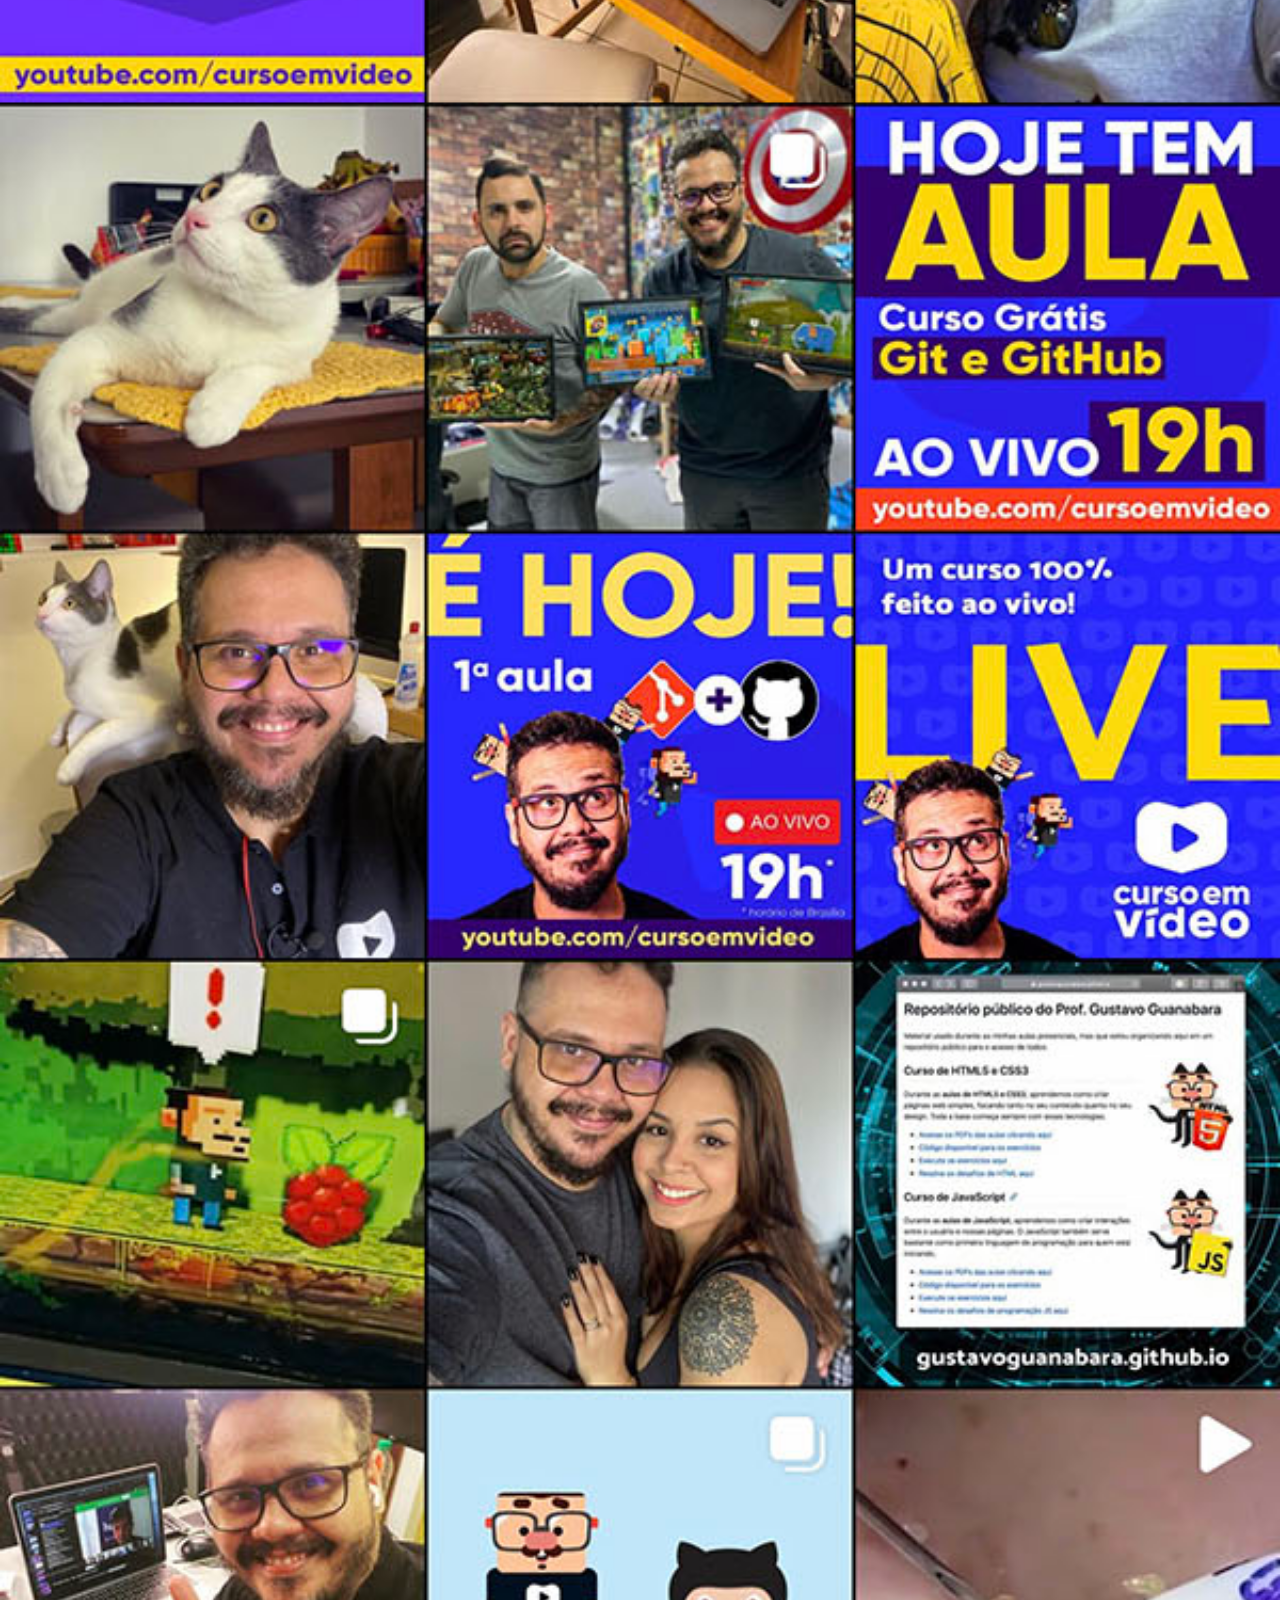
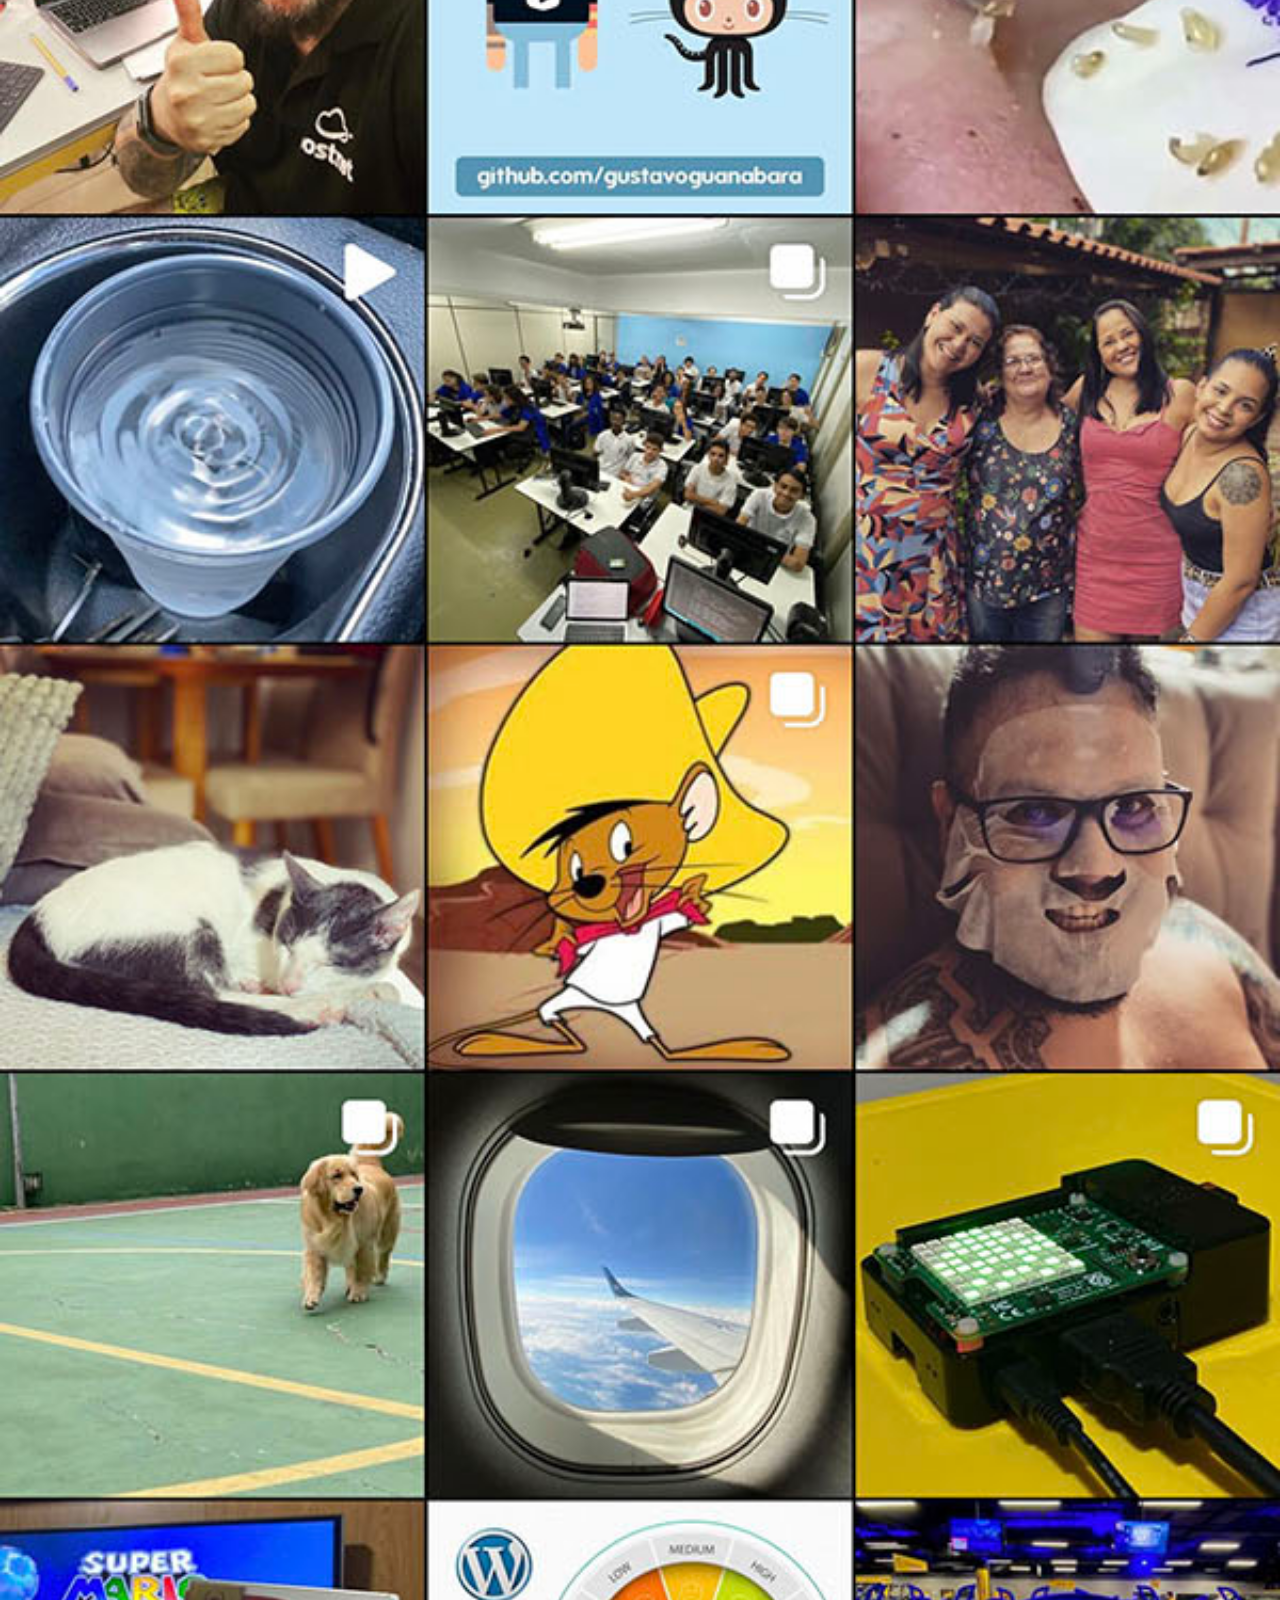
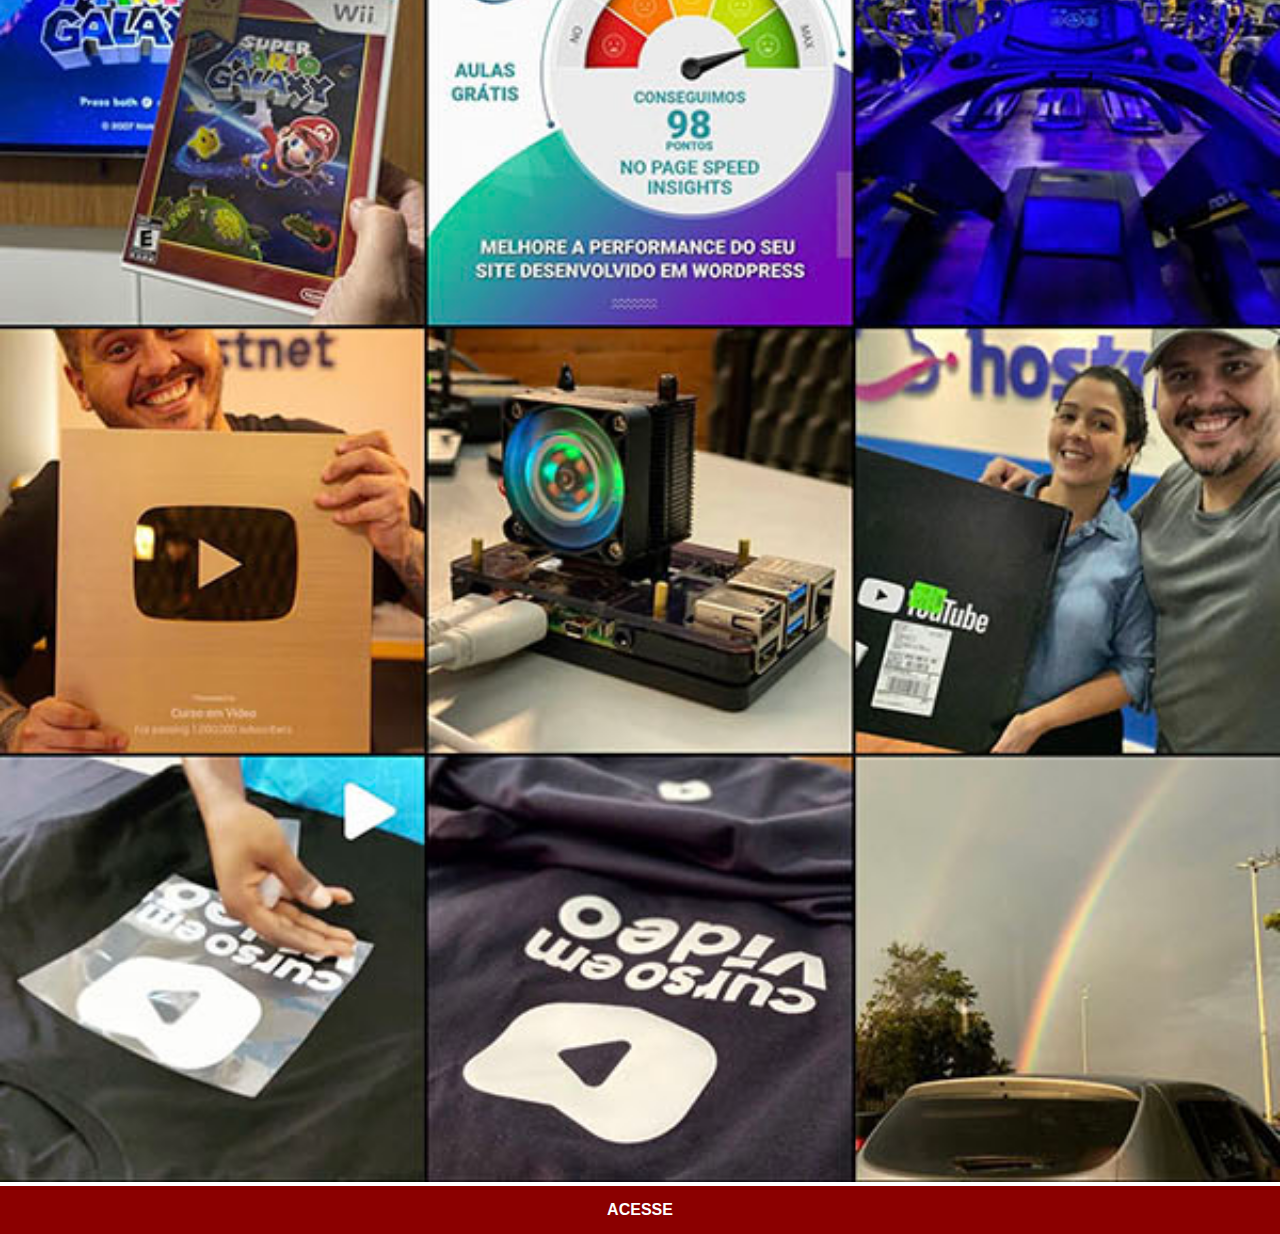
<file: instagram.html>
<!DOCTYPE html>
<html lang="pt-br">
<head>
    <meta charset="UTF-8">
    <meta name="viewport" content="width=device-width, initial-scale=1.0">
    <title>Instagram</title>
    <link rel="stylesheet" href="estilos/social.css">
</head>
<body>
    <img src="imagens/tela-instagram.jpg">
    <a href="https://www.instagram.com/vini_juste/" target="_blank">ACESSE</a>
</body>
</html>
</file>
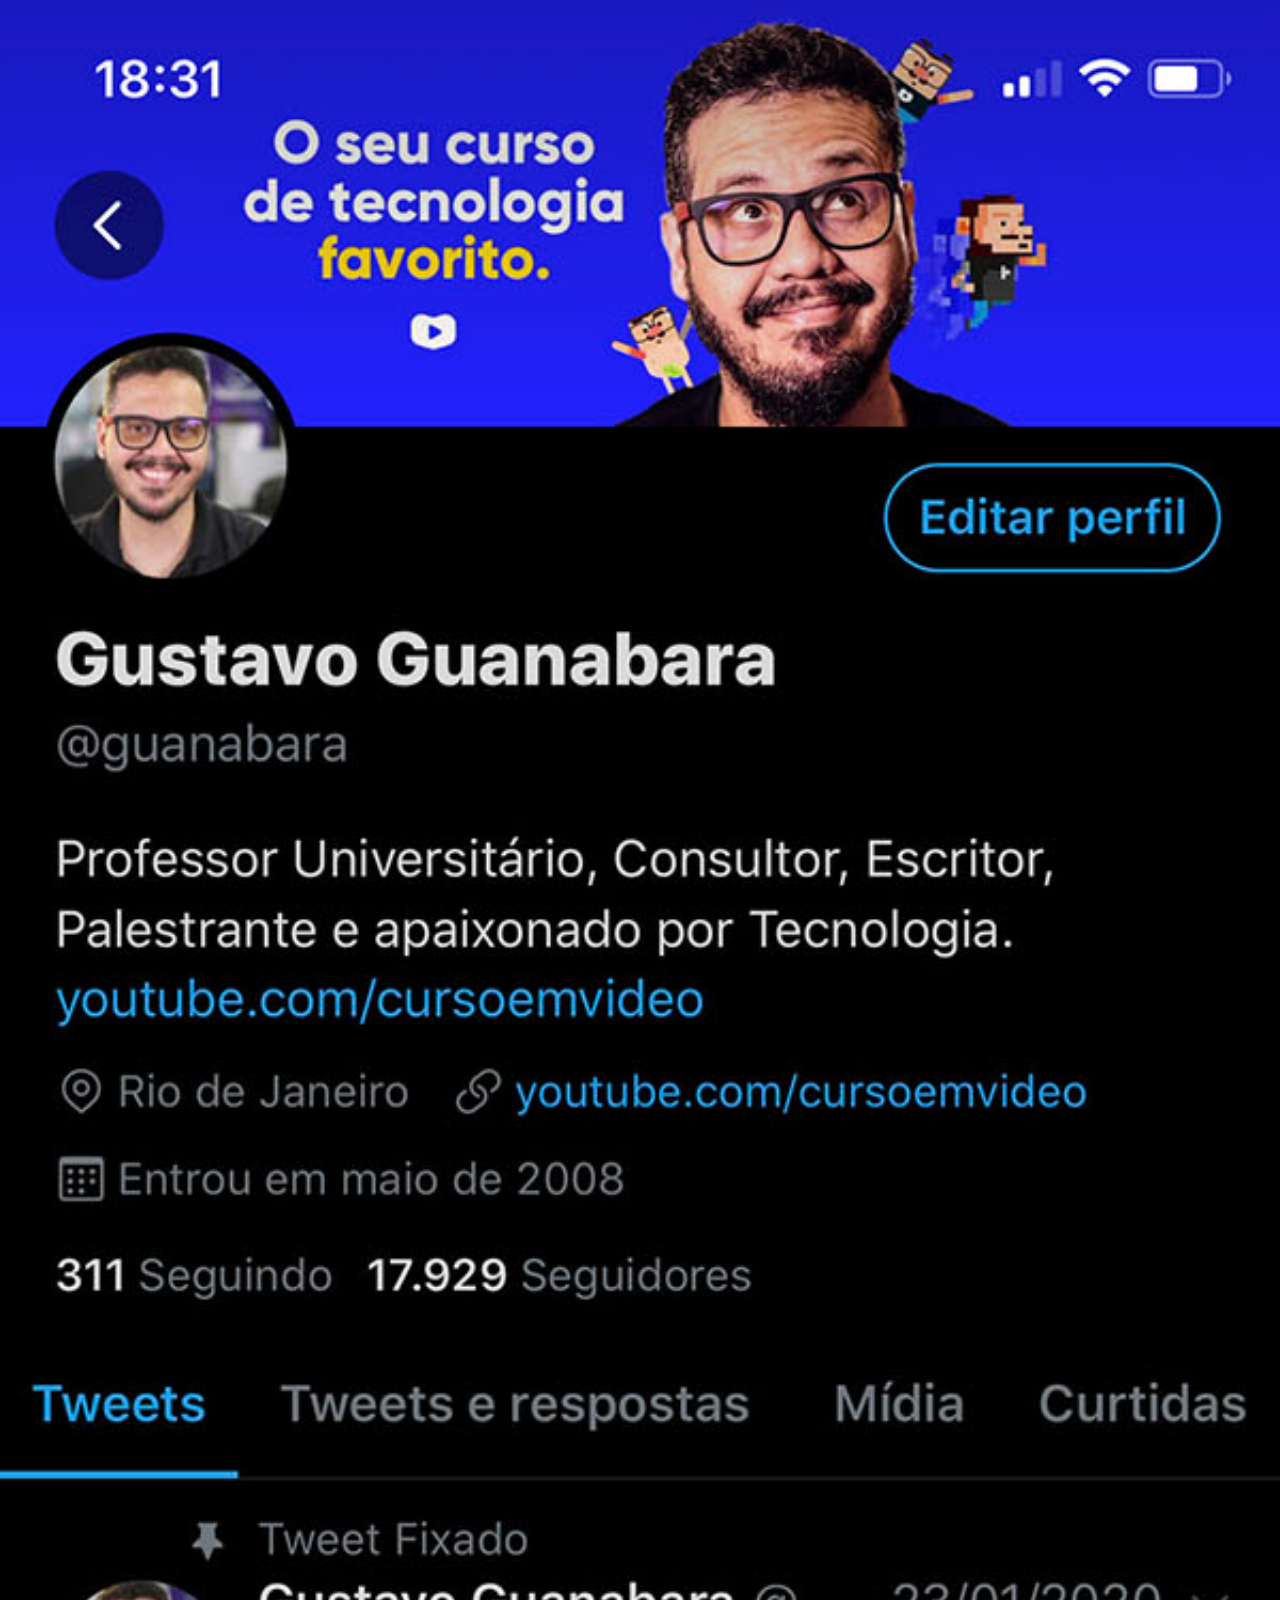
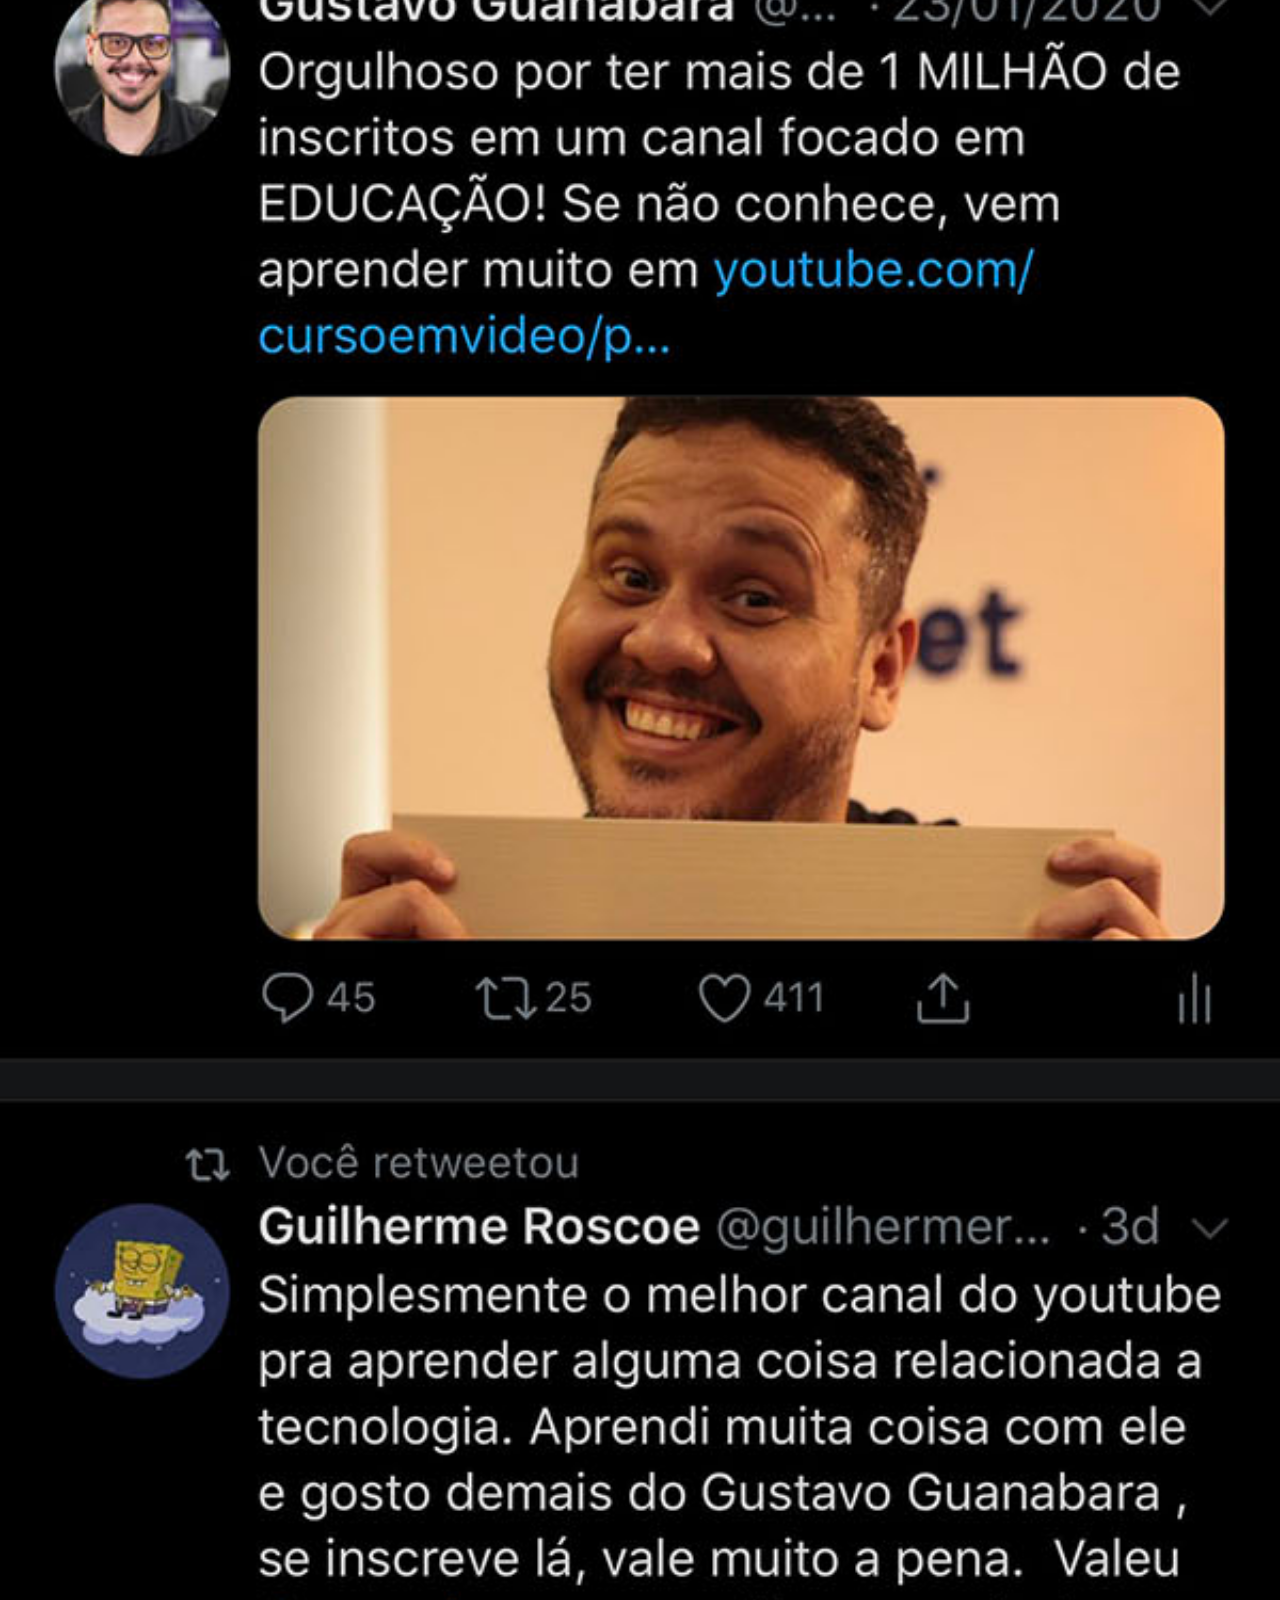
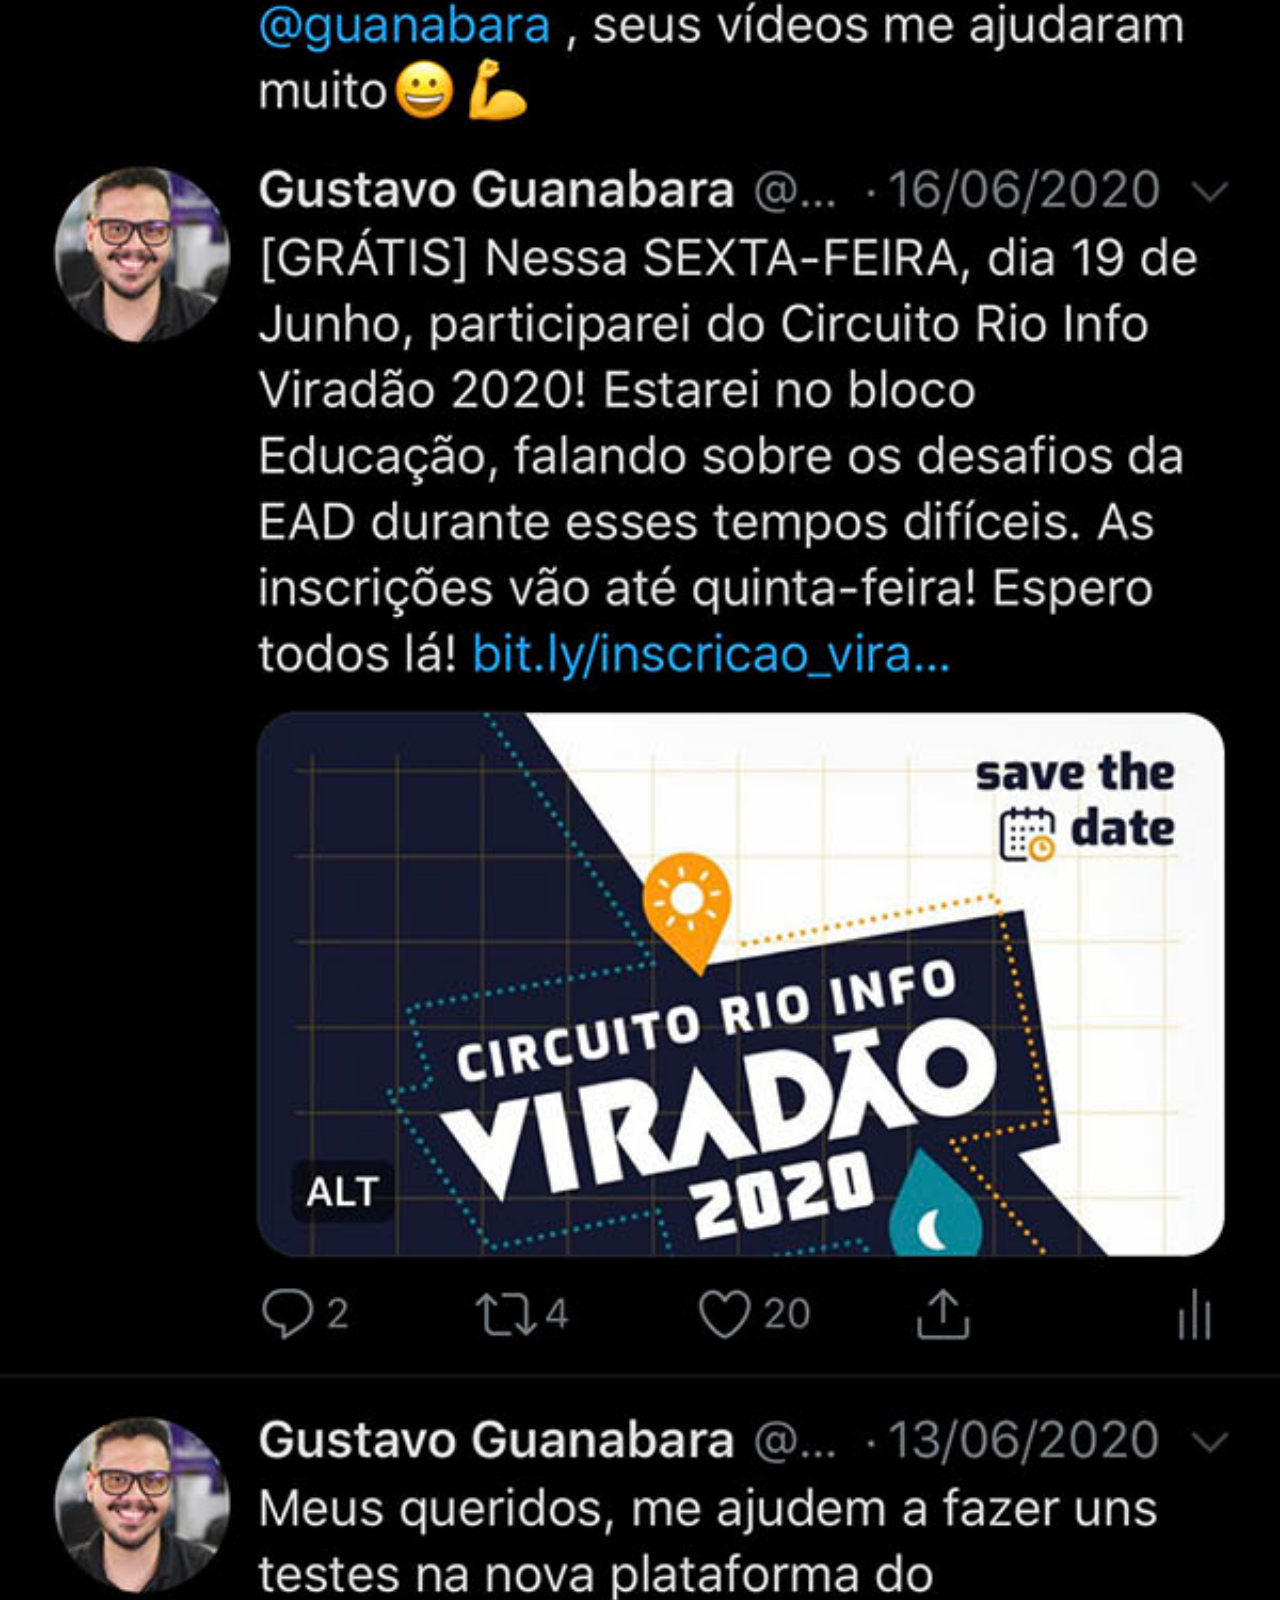
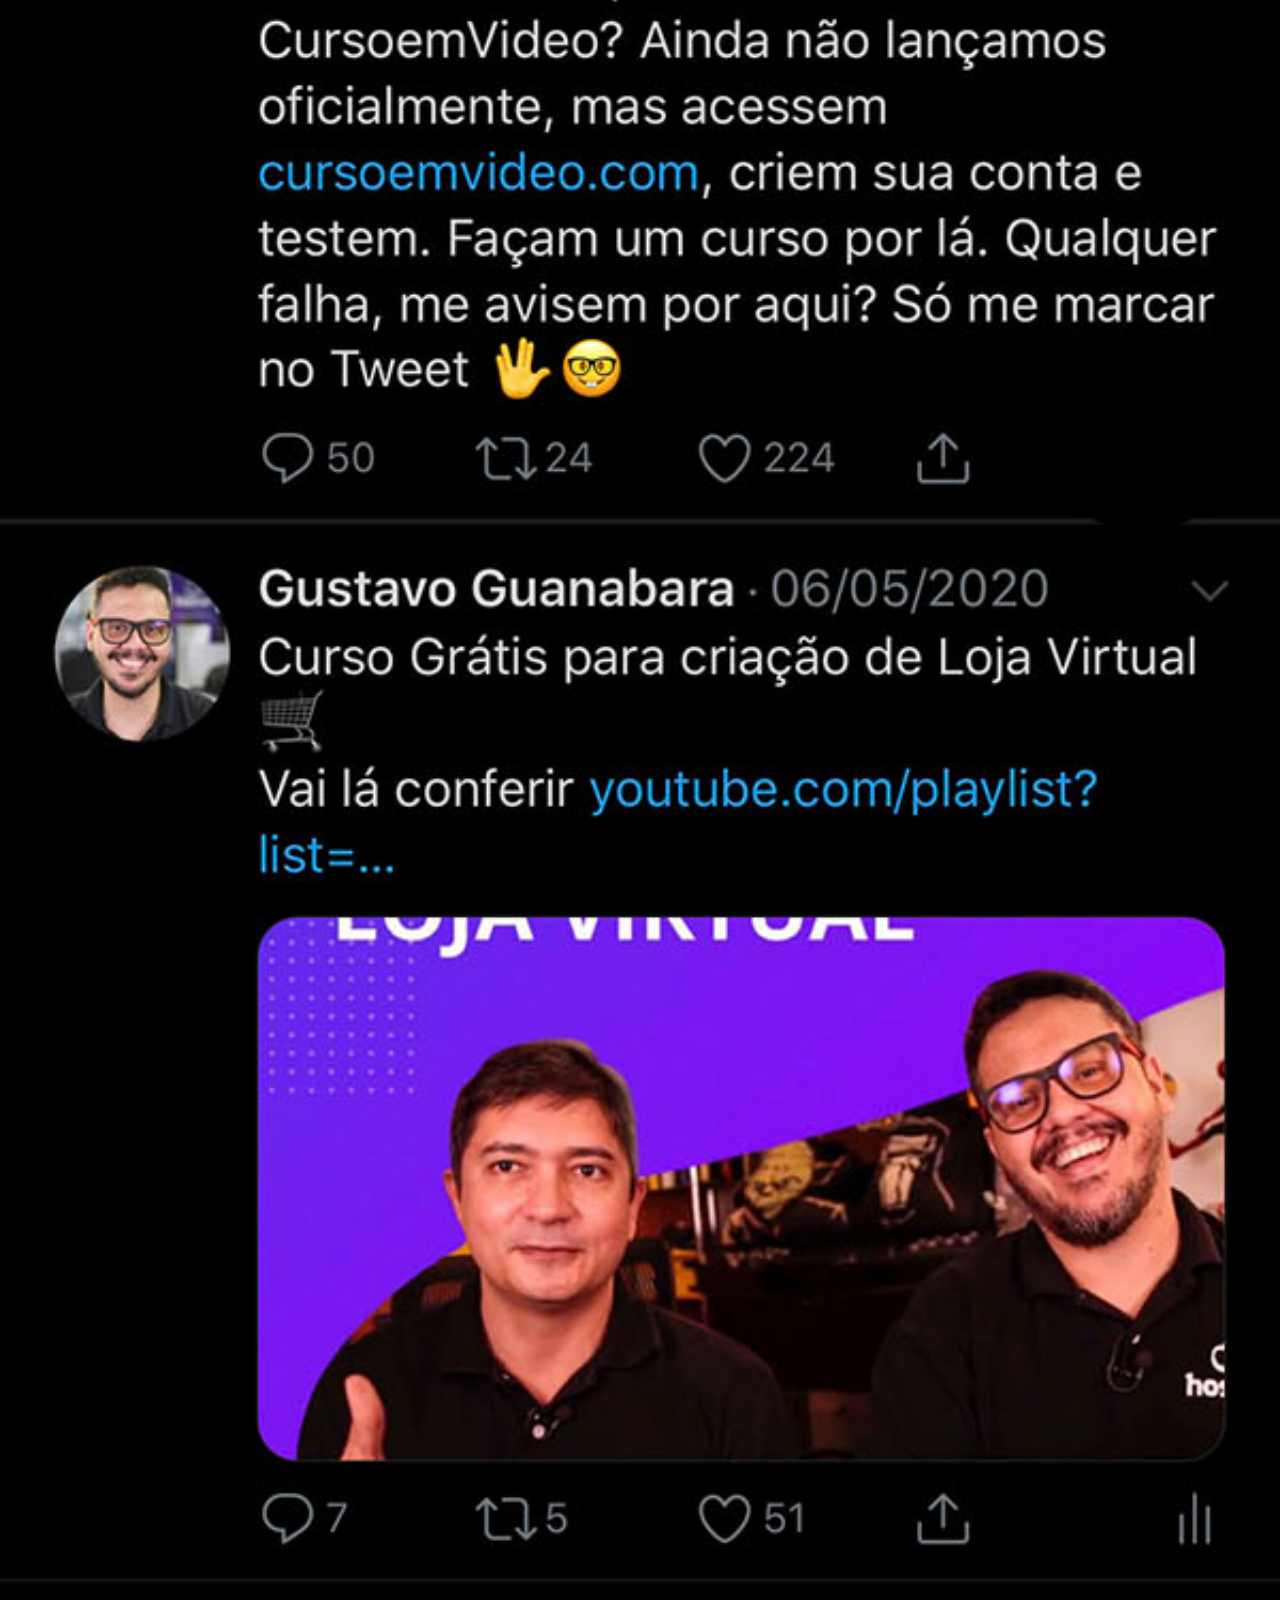
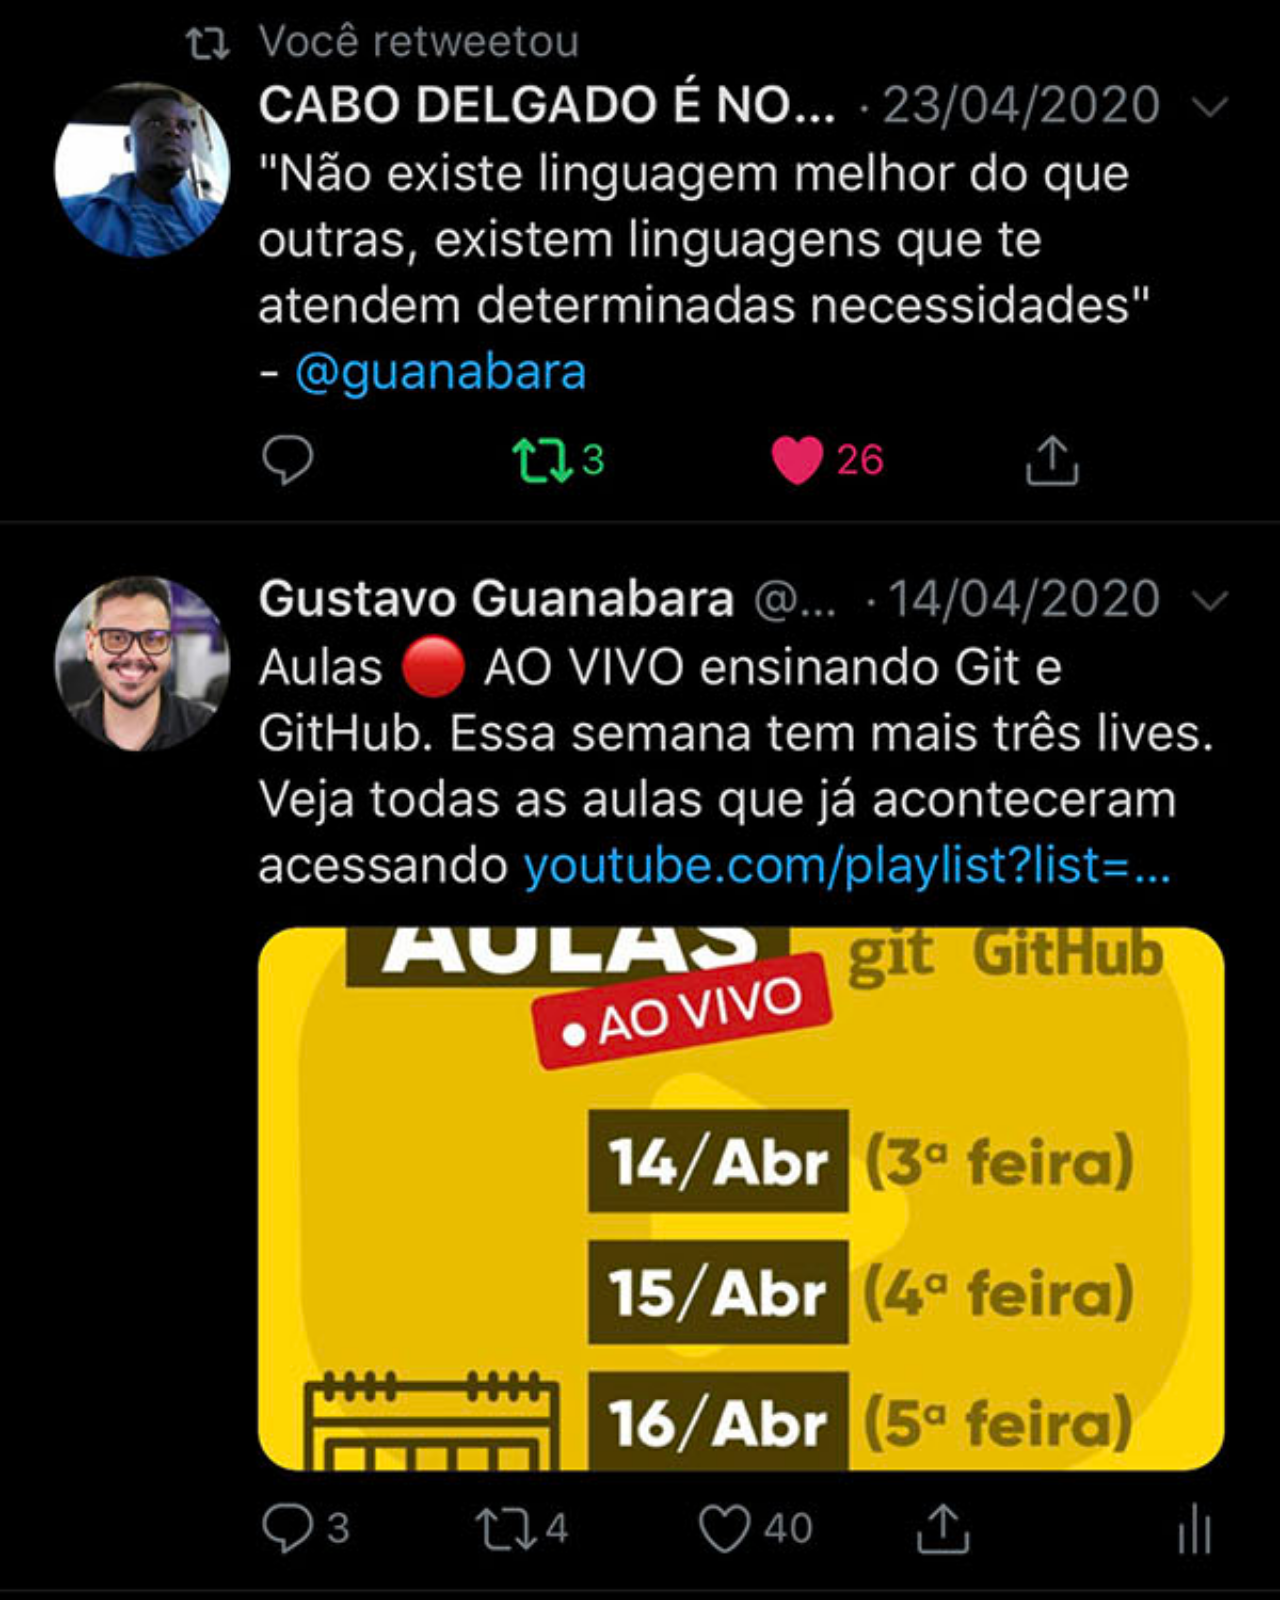
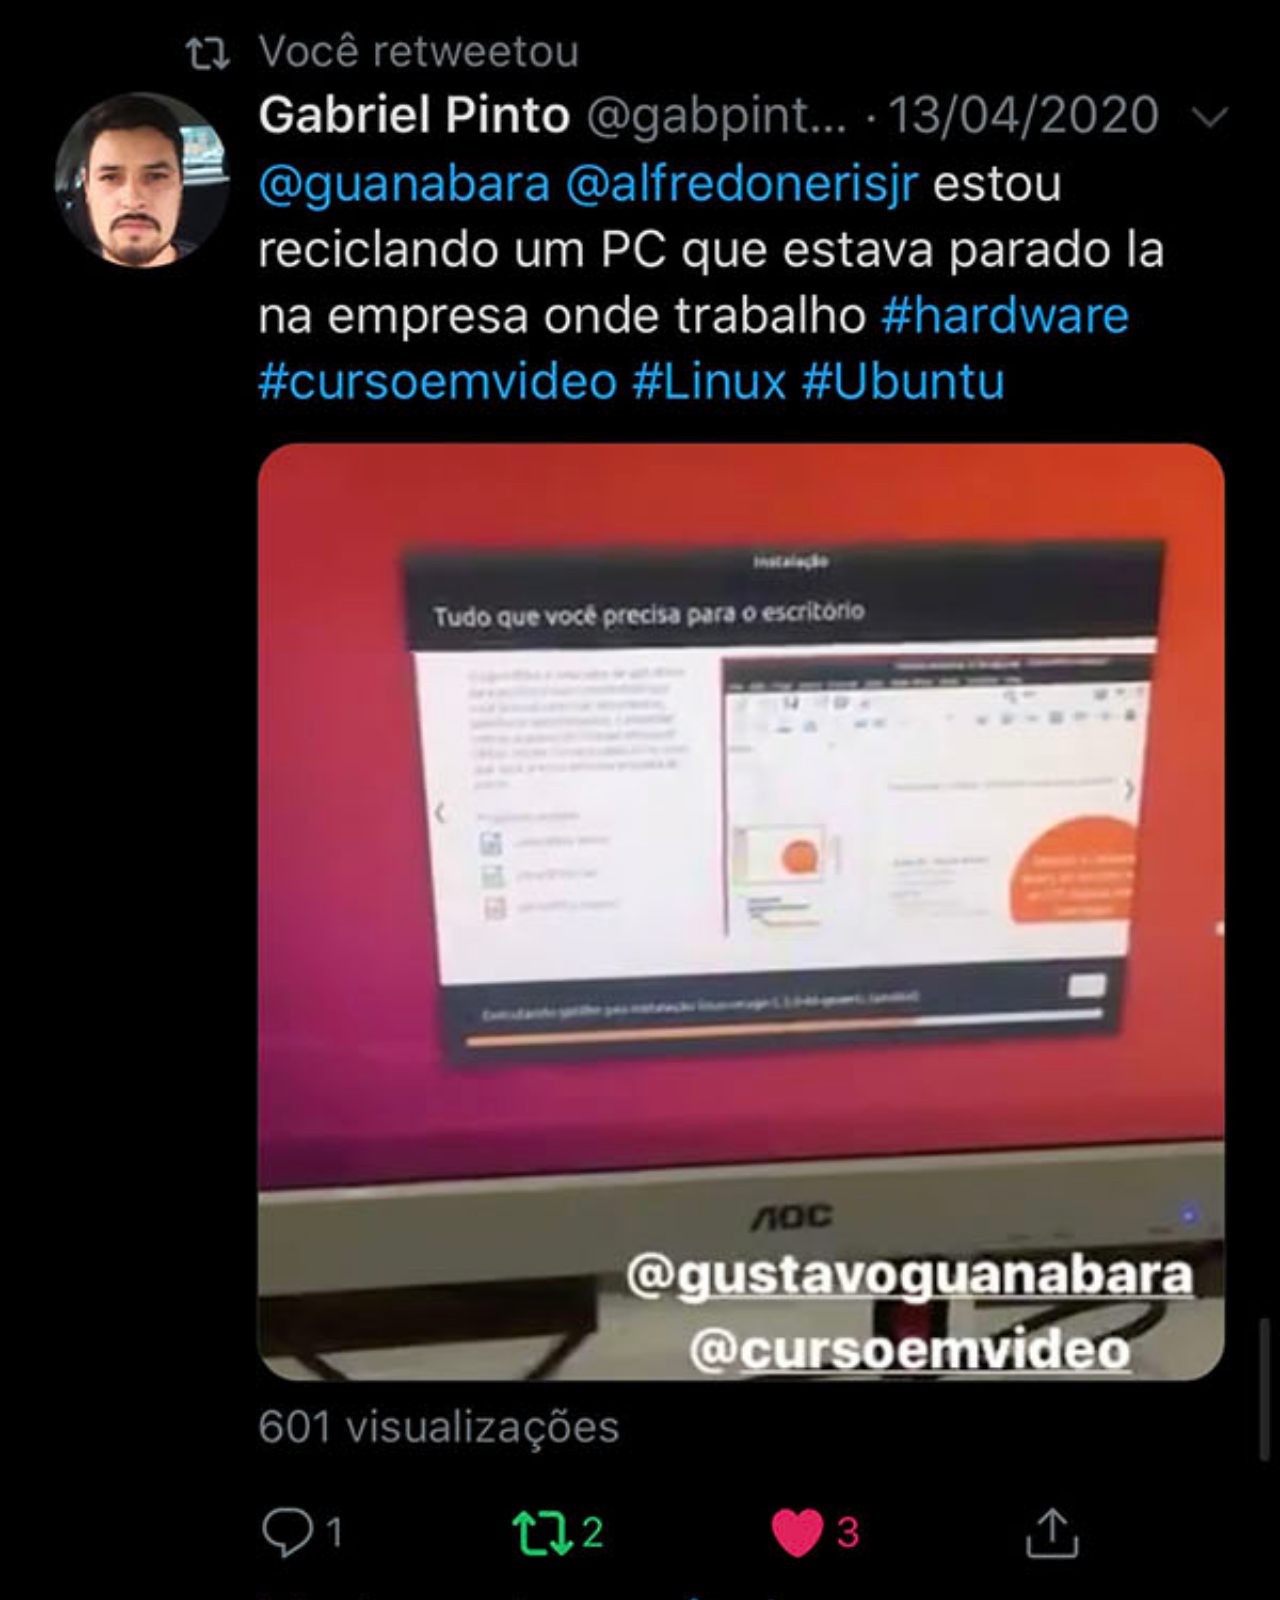
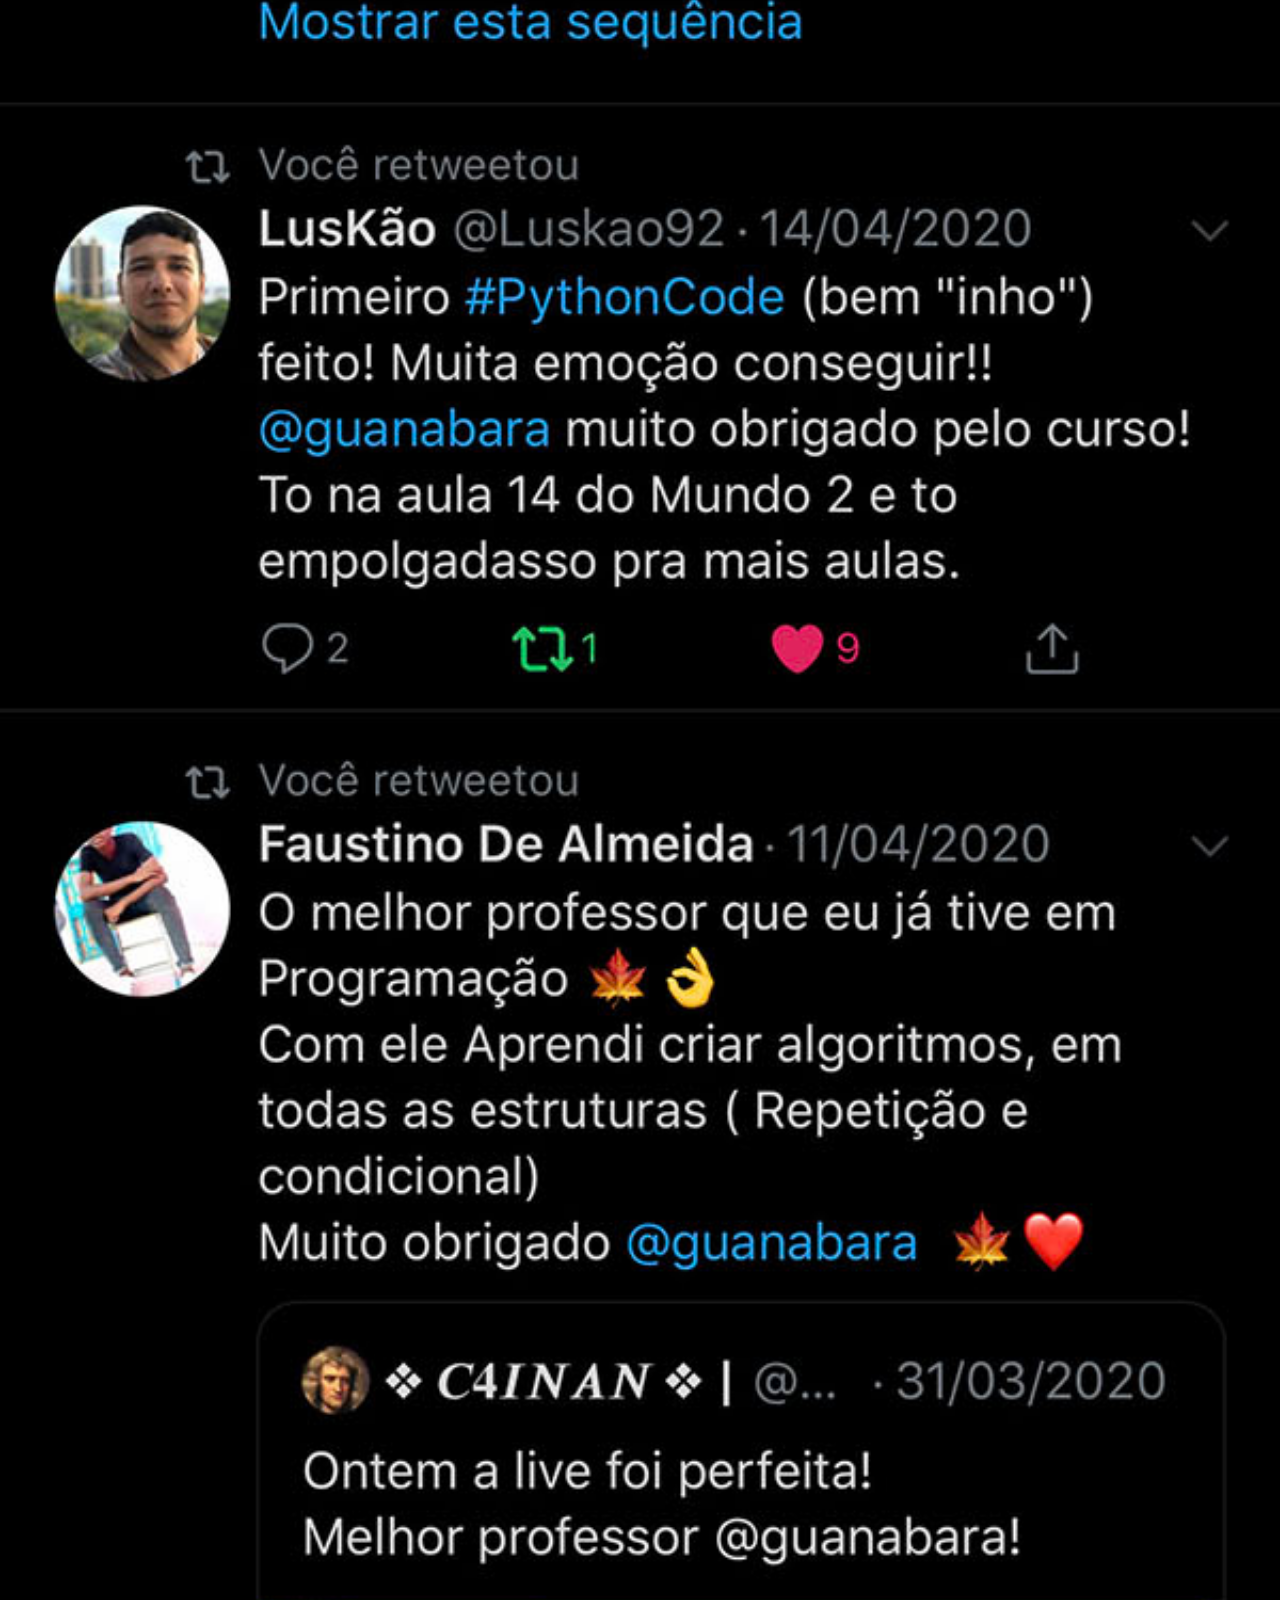
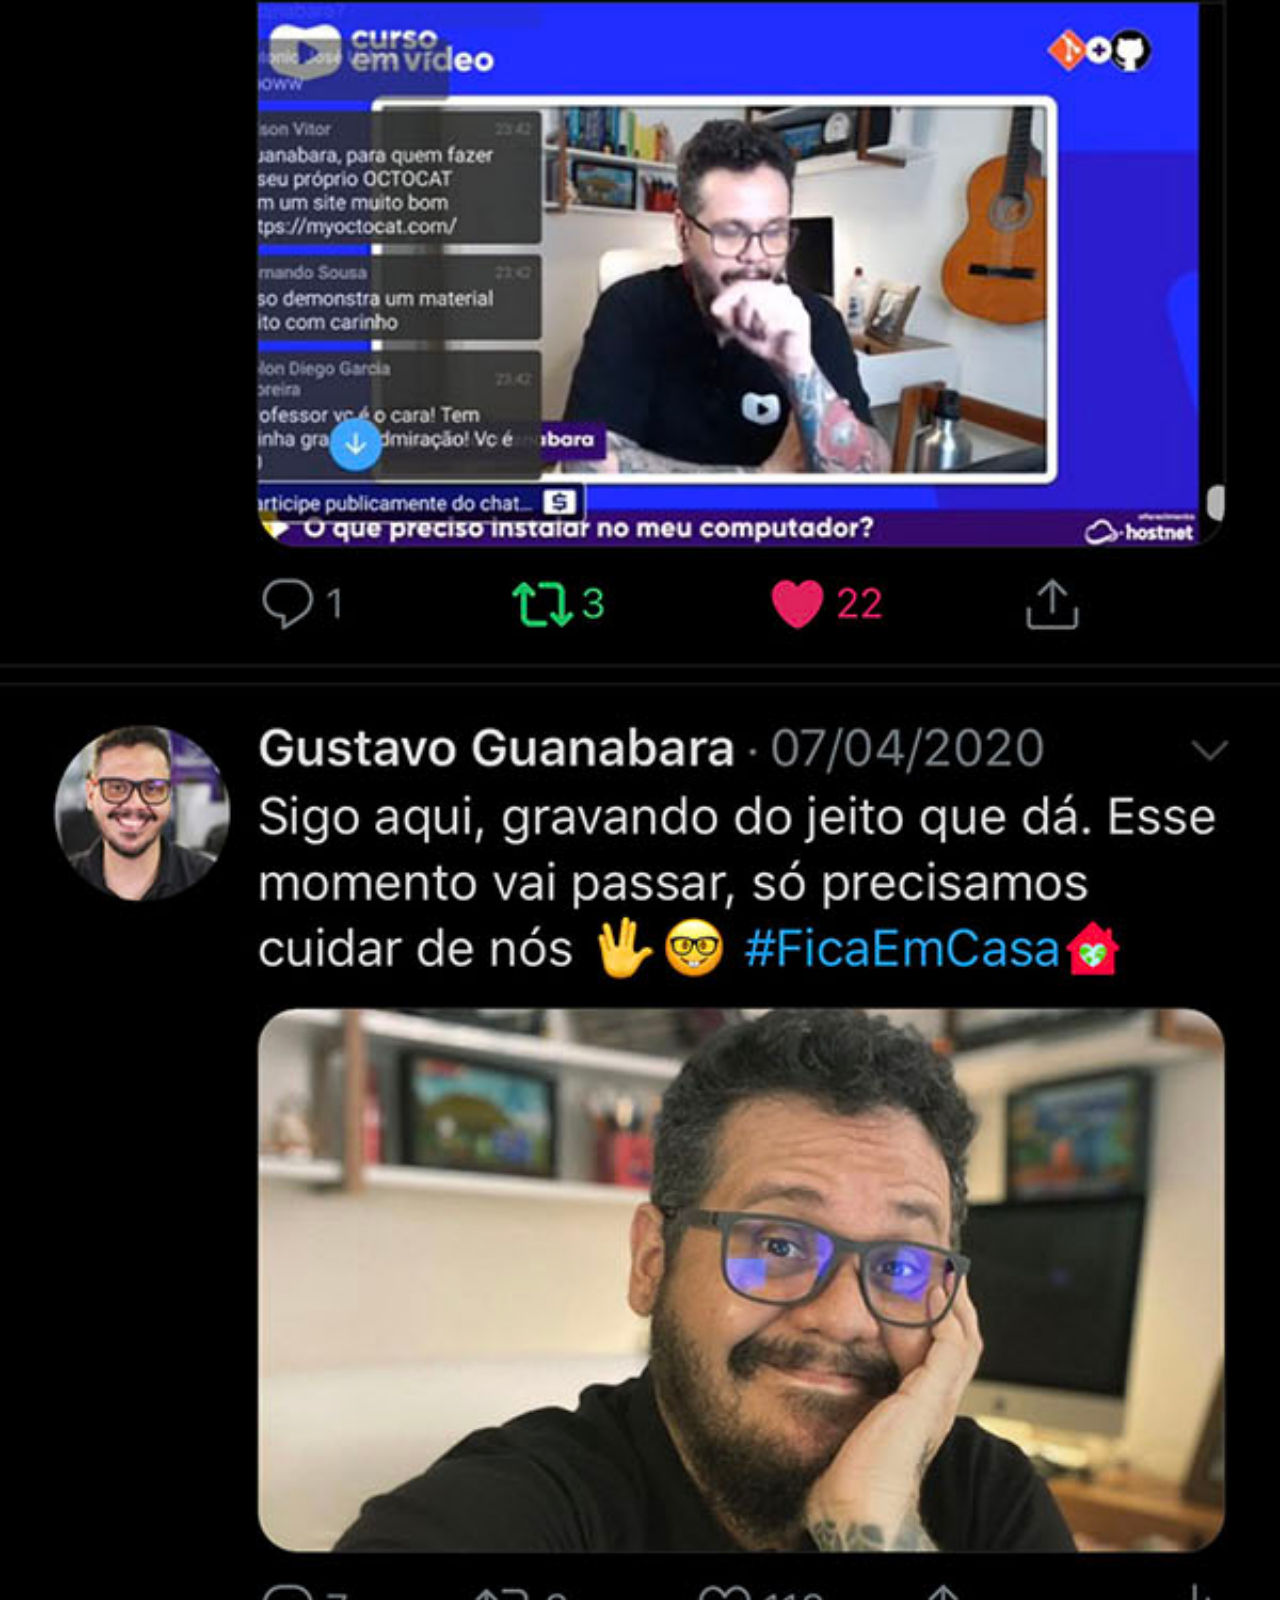
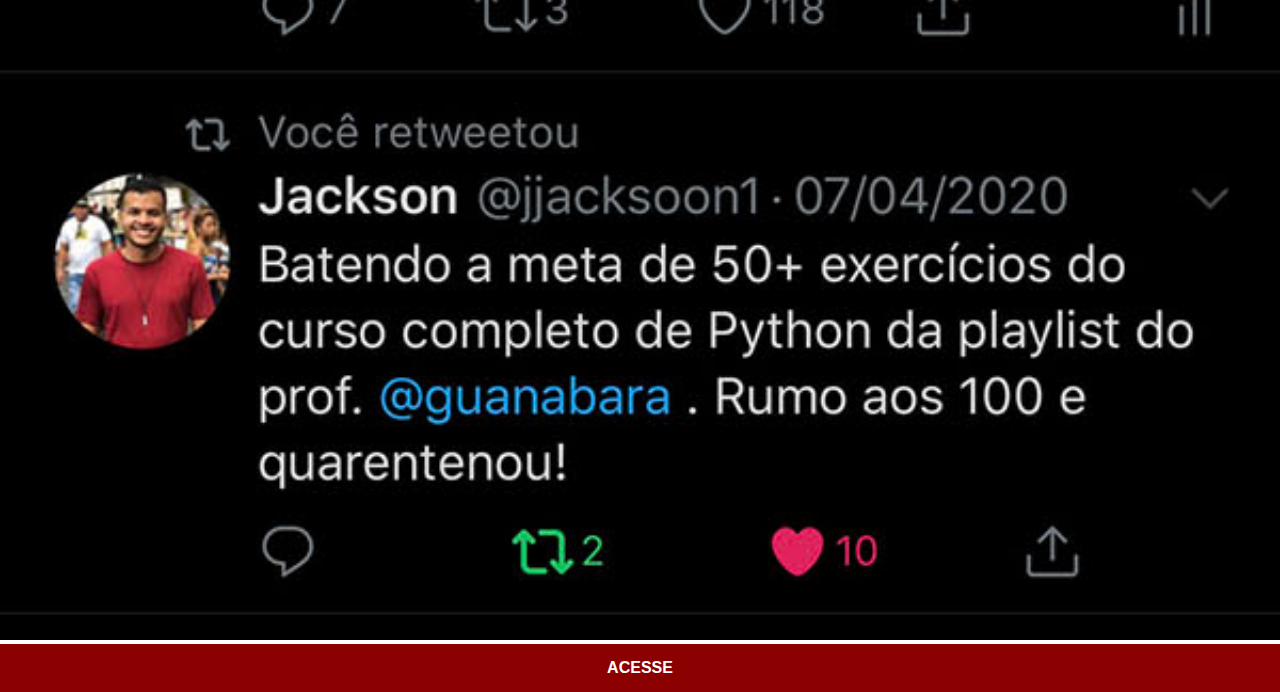
<file: twitter.html>
<!DOCTYPE html>
<html lang="pt-br">
<head>
    <meta charset="UTF-8">
    <meta name="viewport" content="width=device-width, initial-scale=1.0">
    <title>Twitter</title>
    <link rel="stylesheet" href="estilos/social.css">
</head>
<body>
    <img src="imagens/tela-twitter.jpg">
    <a href="https://twitter.com/guanabara" target="_blank">ACESSE</a>
</body>
</html>
</file>
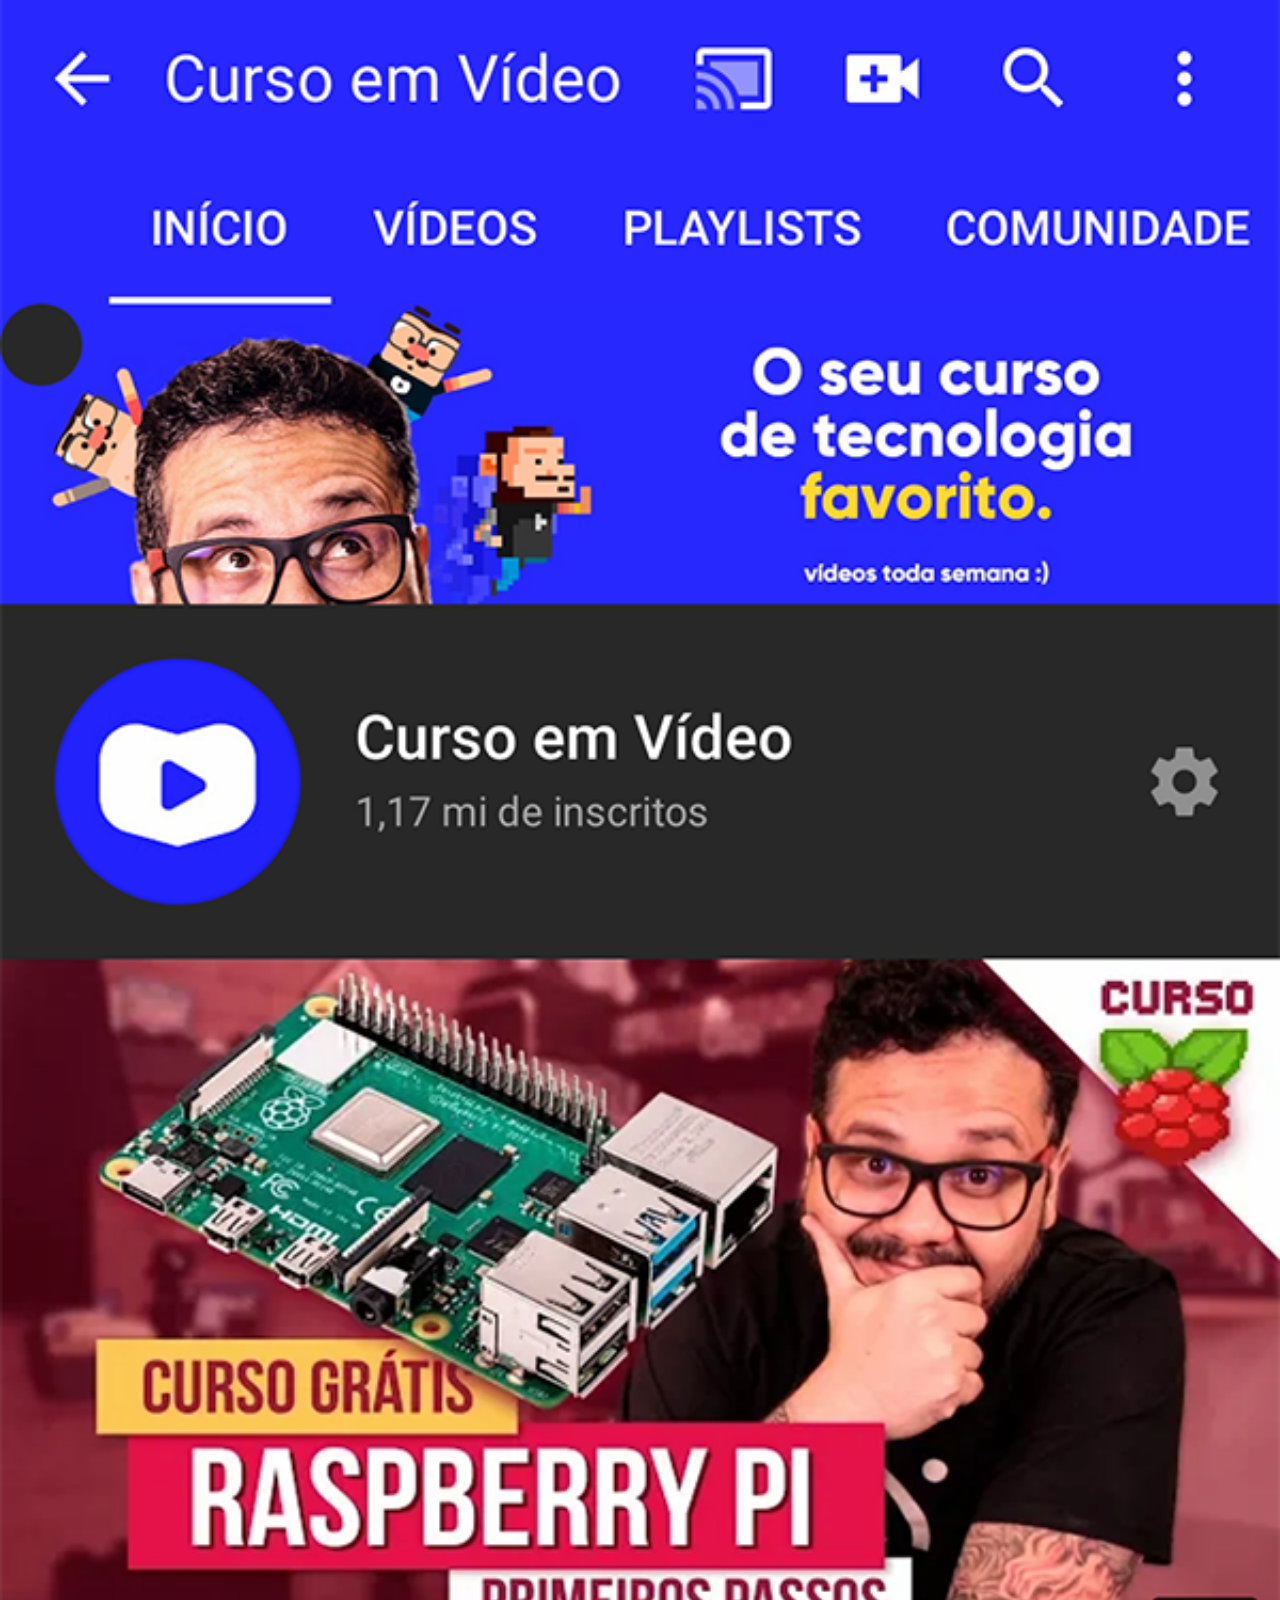
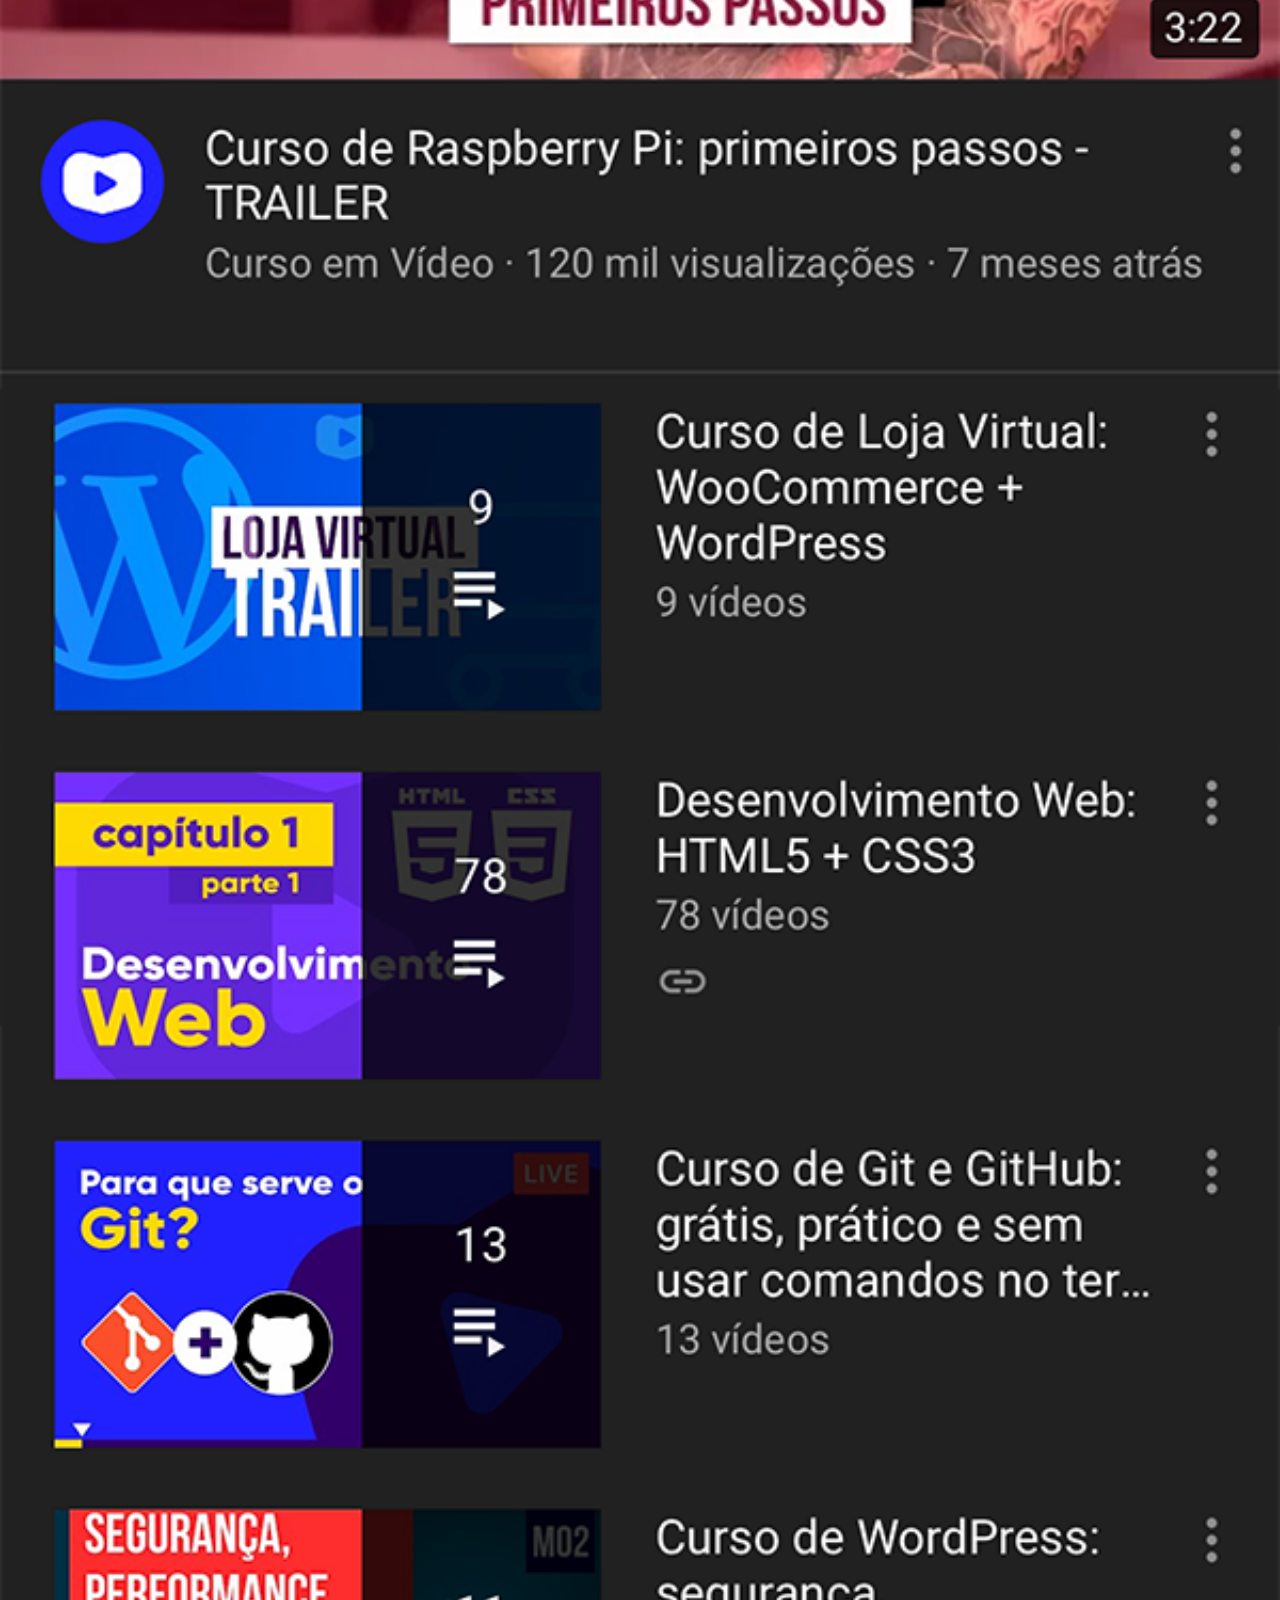
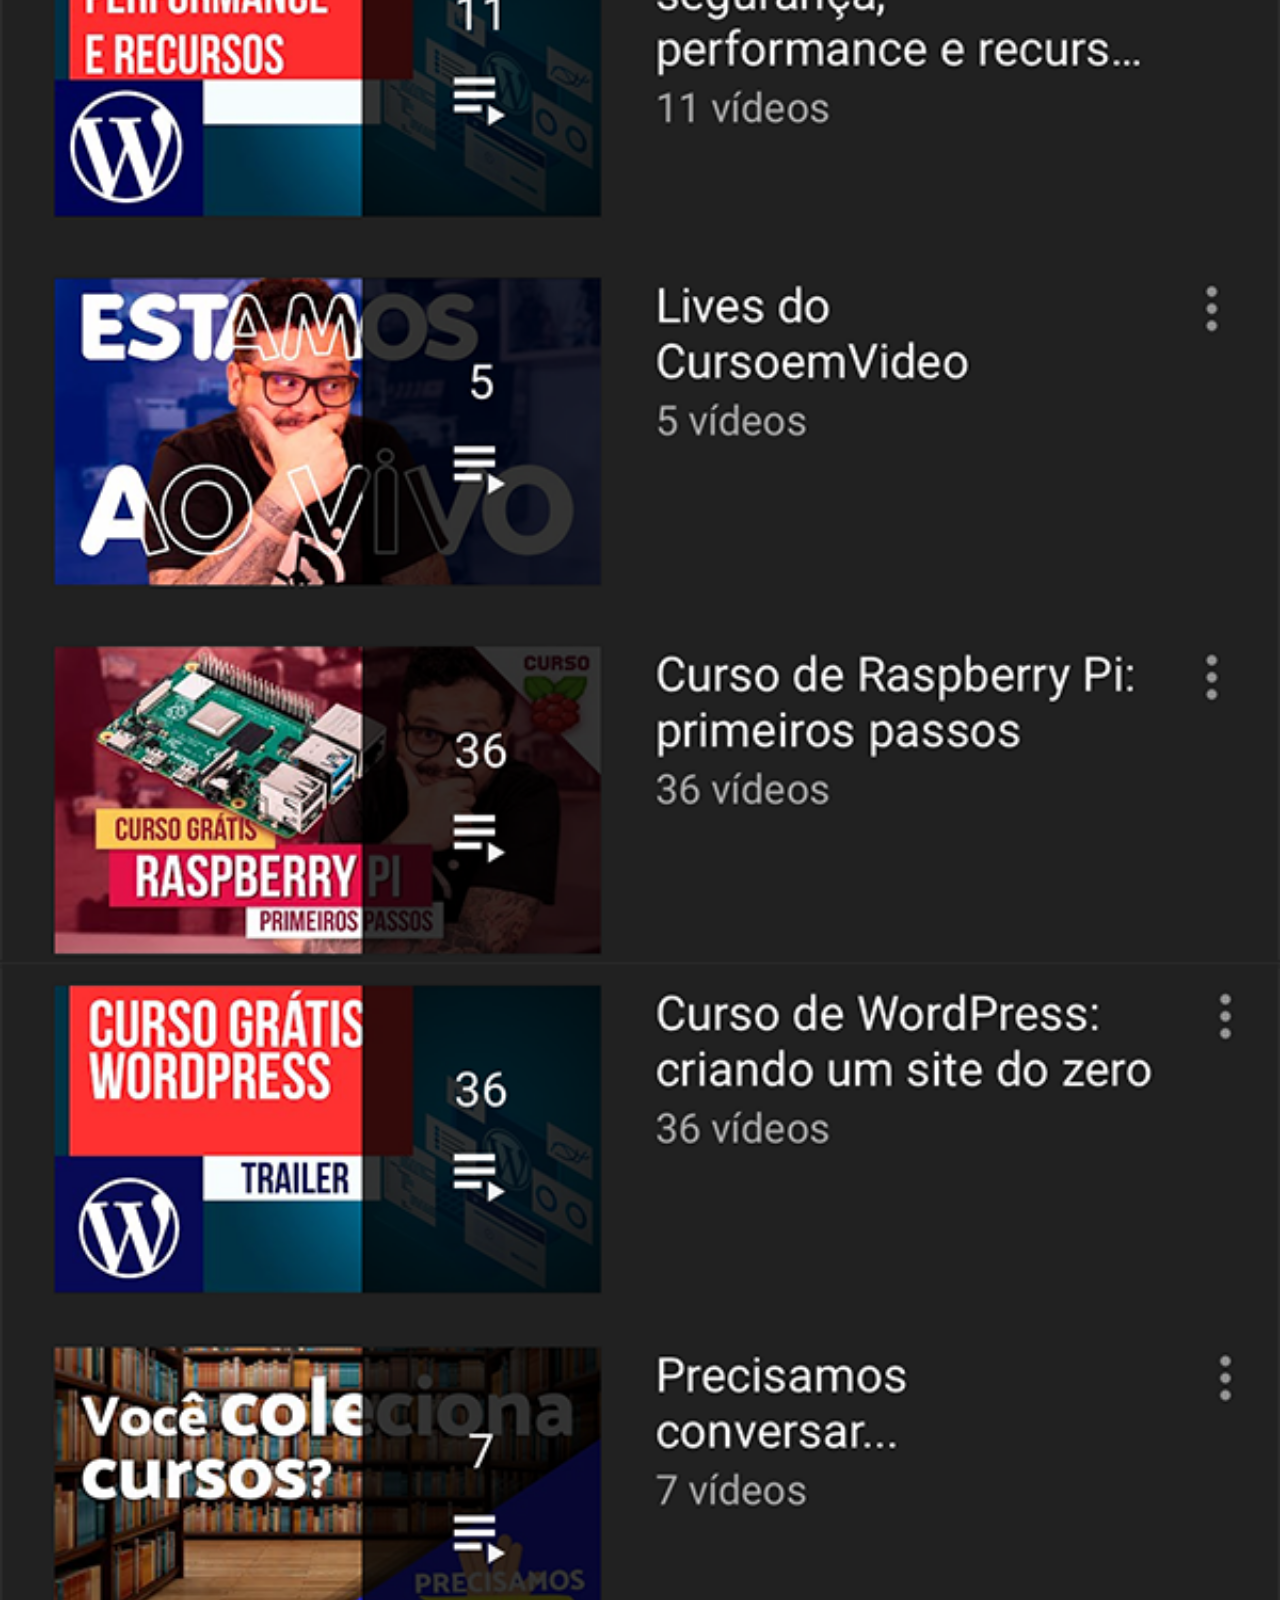
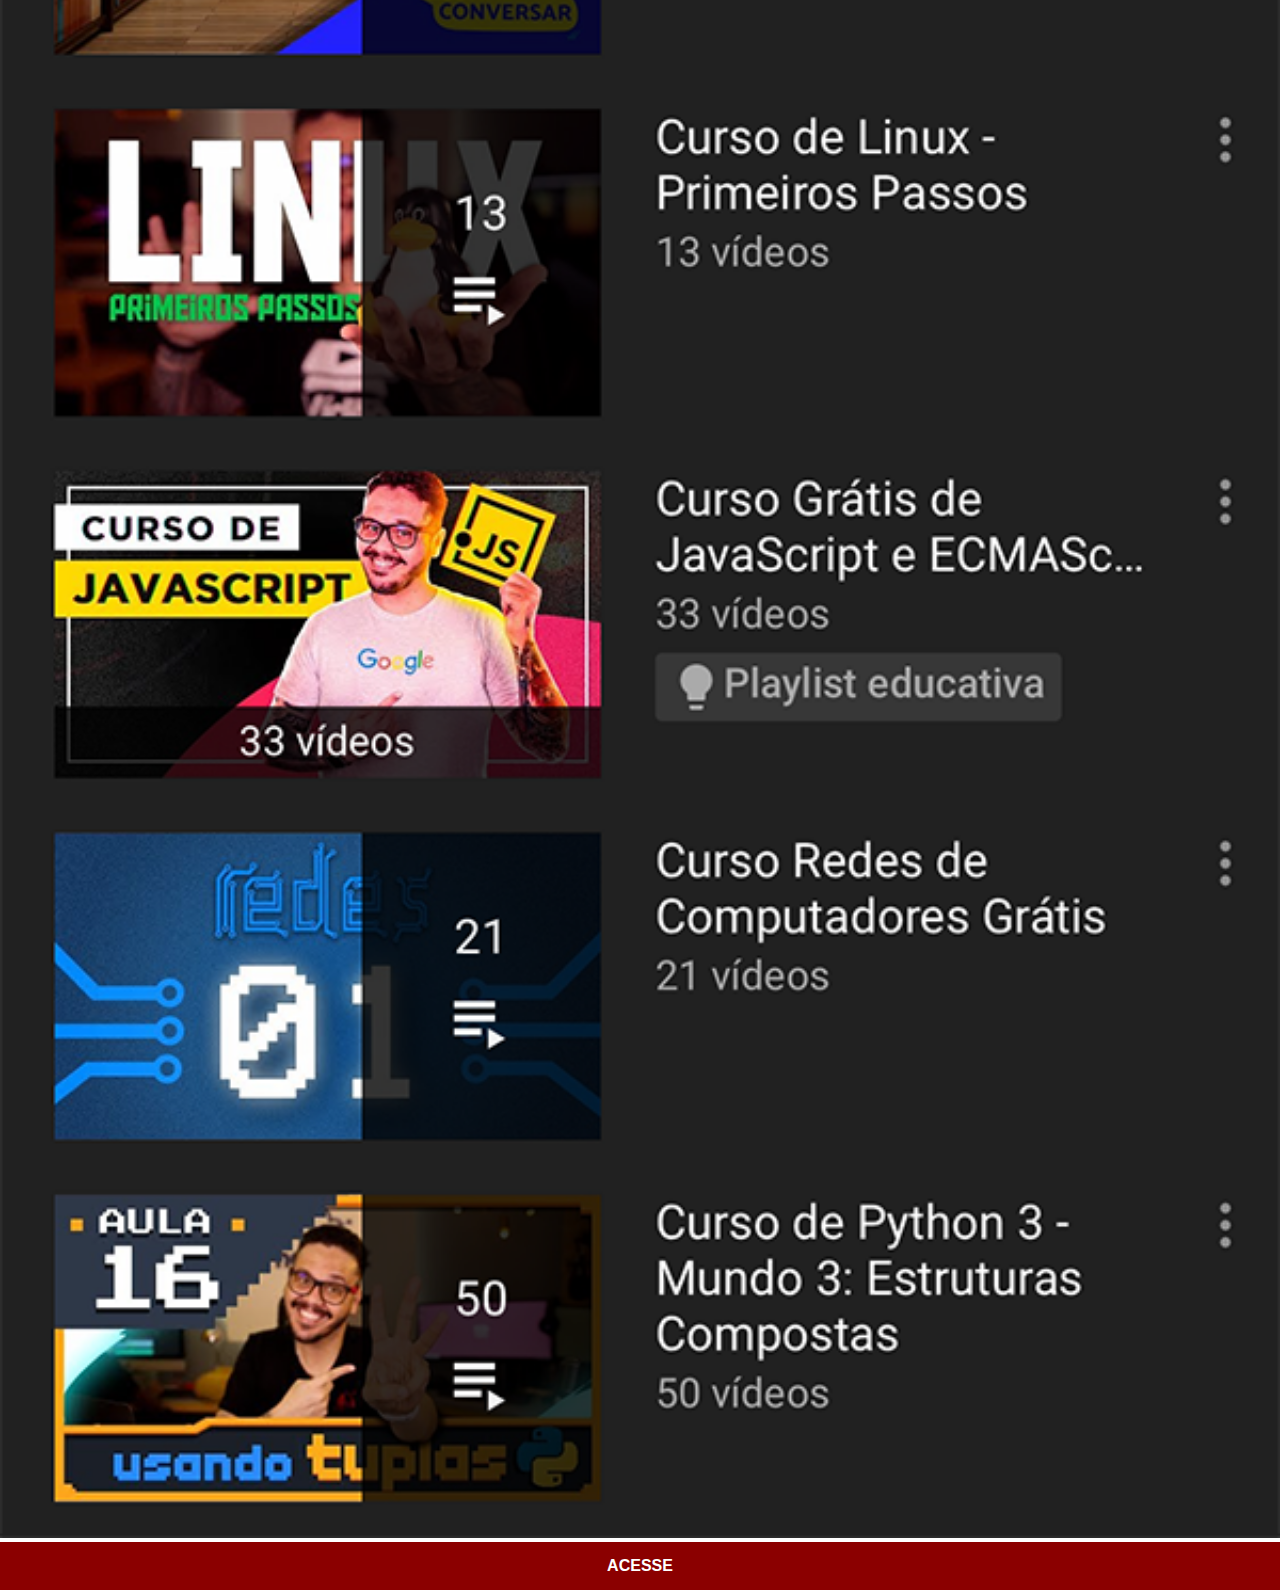
<file: youtube.html>
<!DOCTYPE html>
<html lang="pt-br">
<head>
    <meta charset="UTF-8">
    <meta name="viewport" content="width=device-width, initial-scale=1.0">
    <title>YouTube</title>
    <link rel="stylesheet" href="estilos/social.css">
 
</head>
<body>
    <img src="imagens/tela-youtube.png" alt="YouTube">
    <a href="https://www.youtube.com/@CursoemVideo/playlists" target="_blank">ACESSE</a>
</body>
</html>
</file>
<file: estilos/style.css>
@charset "UTF-8";

* {
    margin: 0px;
    padding: 0px;
    font-family: Arial, Helvetica, sans-serif;
}

html, body {
    width: 100vw;
    height: 100vh;;
    background-color: black;
}

body {
    background: url('../imagens/fundo-madeira.jpg') no-repeat top center;
    background-size: cover;
    background-attachment: fixed;
}

main {
    height: 100vh;
    position: relative;
}

section#telefone {
    height: 511px;
    width: 253px;
    position: absolute;
    left: 50%;
    top: 50%;
    transform: translate(-50%, -50%);
    background: url('../imagens/frame-iphone-redimensionado.png');
    background-repeat: no-repeat;
}

iframe#tela {
    position: relative;
    top: 65px;
    left: 18px;
    width: 216px;
    height: 385px;
}

section#redes-sociais {
    text-align: right;
}

section#redes-sociais img {
    width: 50px;
    height: 50px;
    margin: 10px;
    border-radius: 50%;
    box-shadow:  2px 2px 5px rgba(0, 0, 0, 0.418);
    box-sizing: border-box;
}

section#redes-sociais img:hover {
    border: 2px solid rgba(255, 255, 255, 0.6);
    transform: translate(-3px, -3px);
    box-shadow:  5px 5px 10px rgba(0, 0, 0, 0.425);
    transition: transform .4s, border .5s;
}
</file>
<file: estilos/social.css>
@charset "UTF-8";

*{
    margin: 0px;;
    padding: 0px;
    font-family: Arial, Helvetica, sans-serif;
}

::-webkit-scrollbar {
    width: 0px;
    height: 0px;
}

img {
    width: 100vw;

}

a {
    display: block;
    background-color: darkred;
    padding: 15px;
    text-align: center;
    font-weight: bolder;
    text-decoration: none;
    color: white;
}

a:hover {
    background-color: red;
}
</file>
